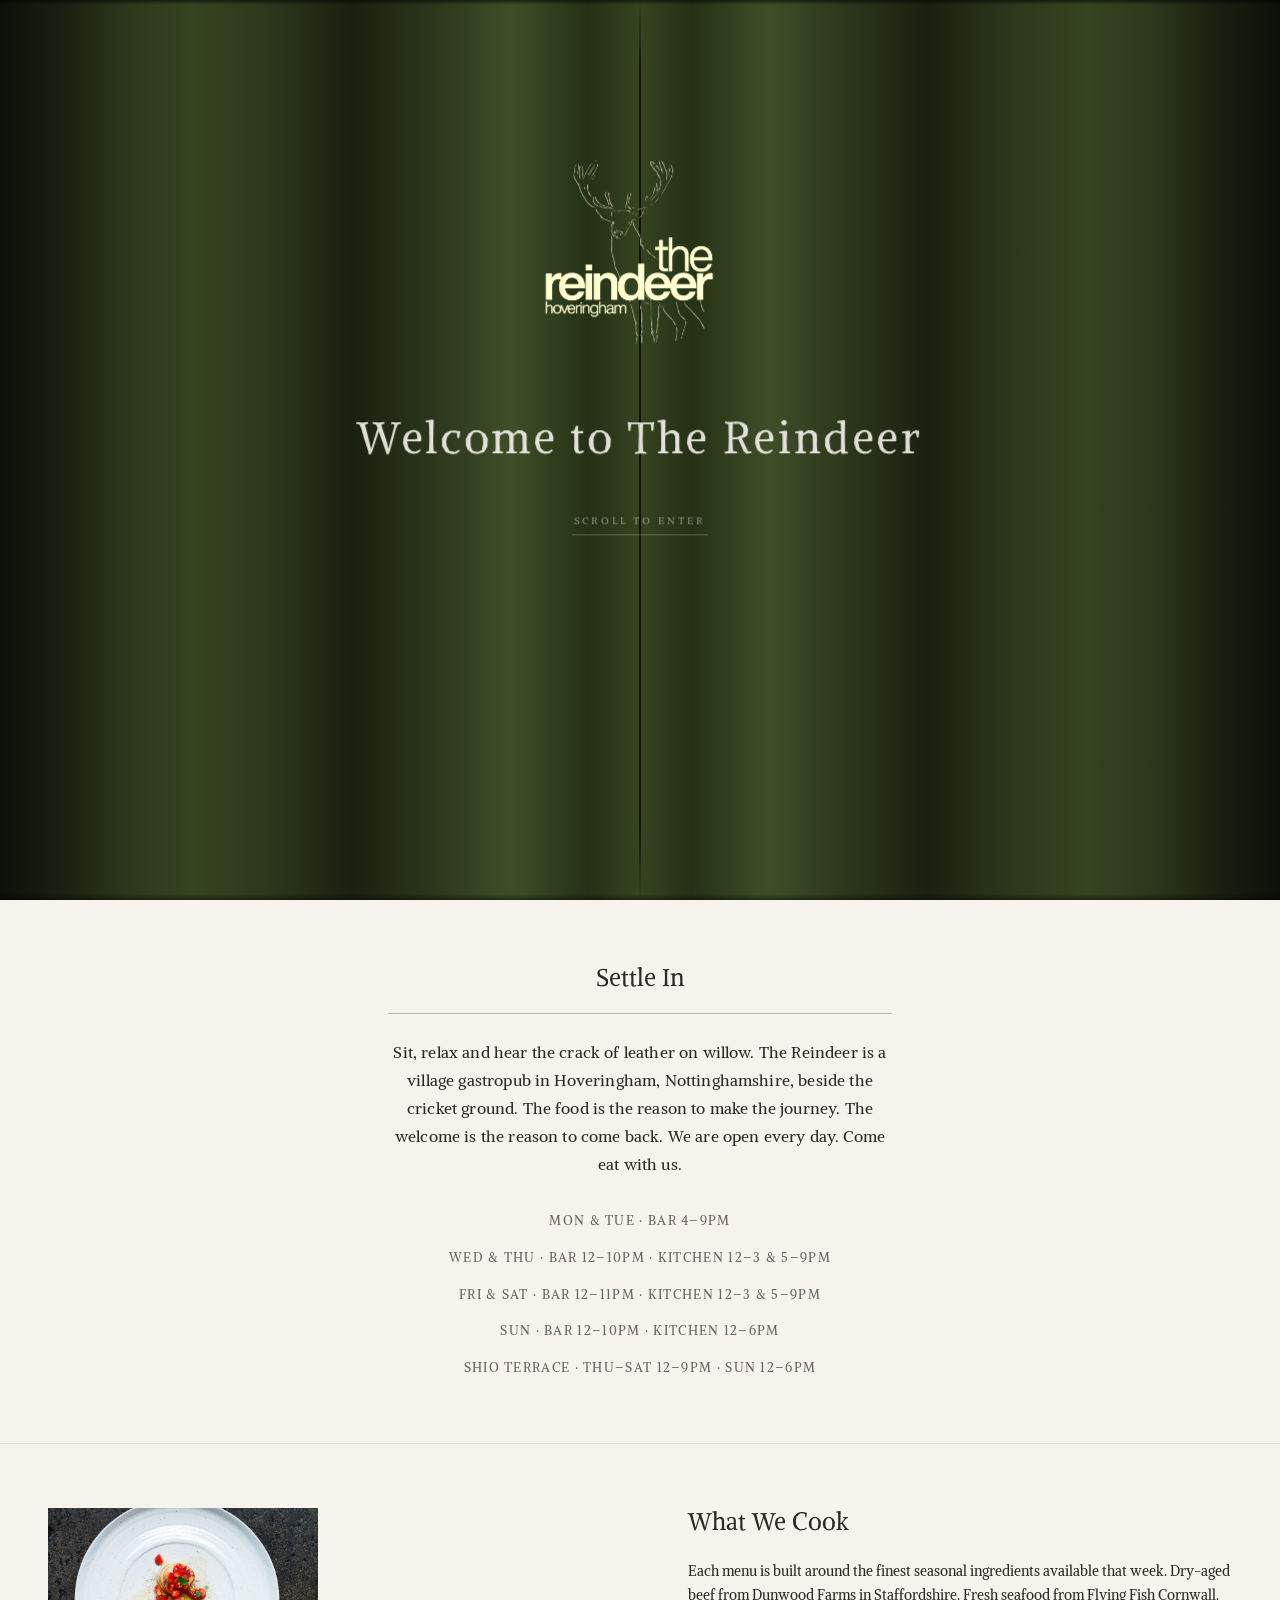
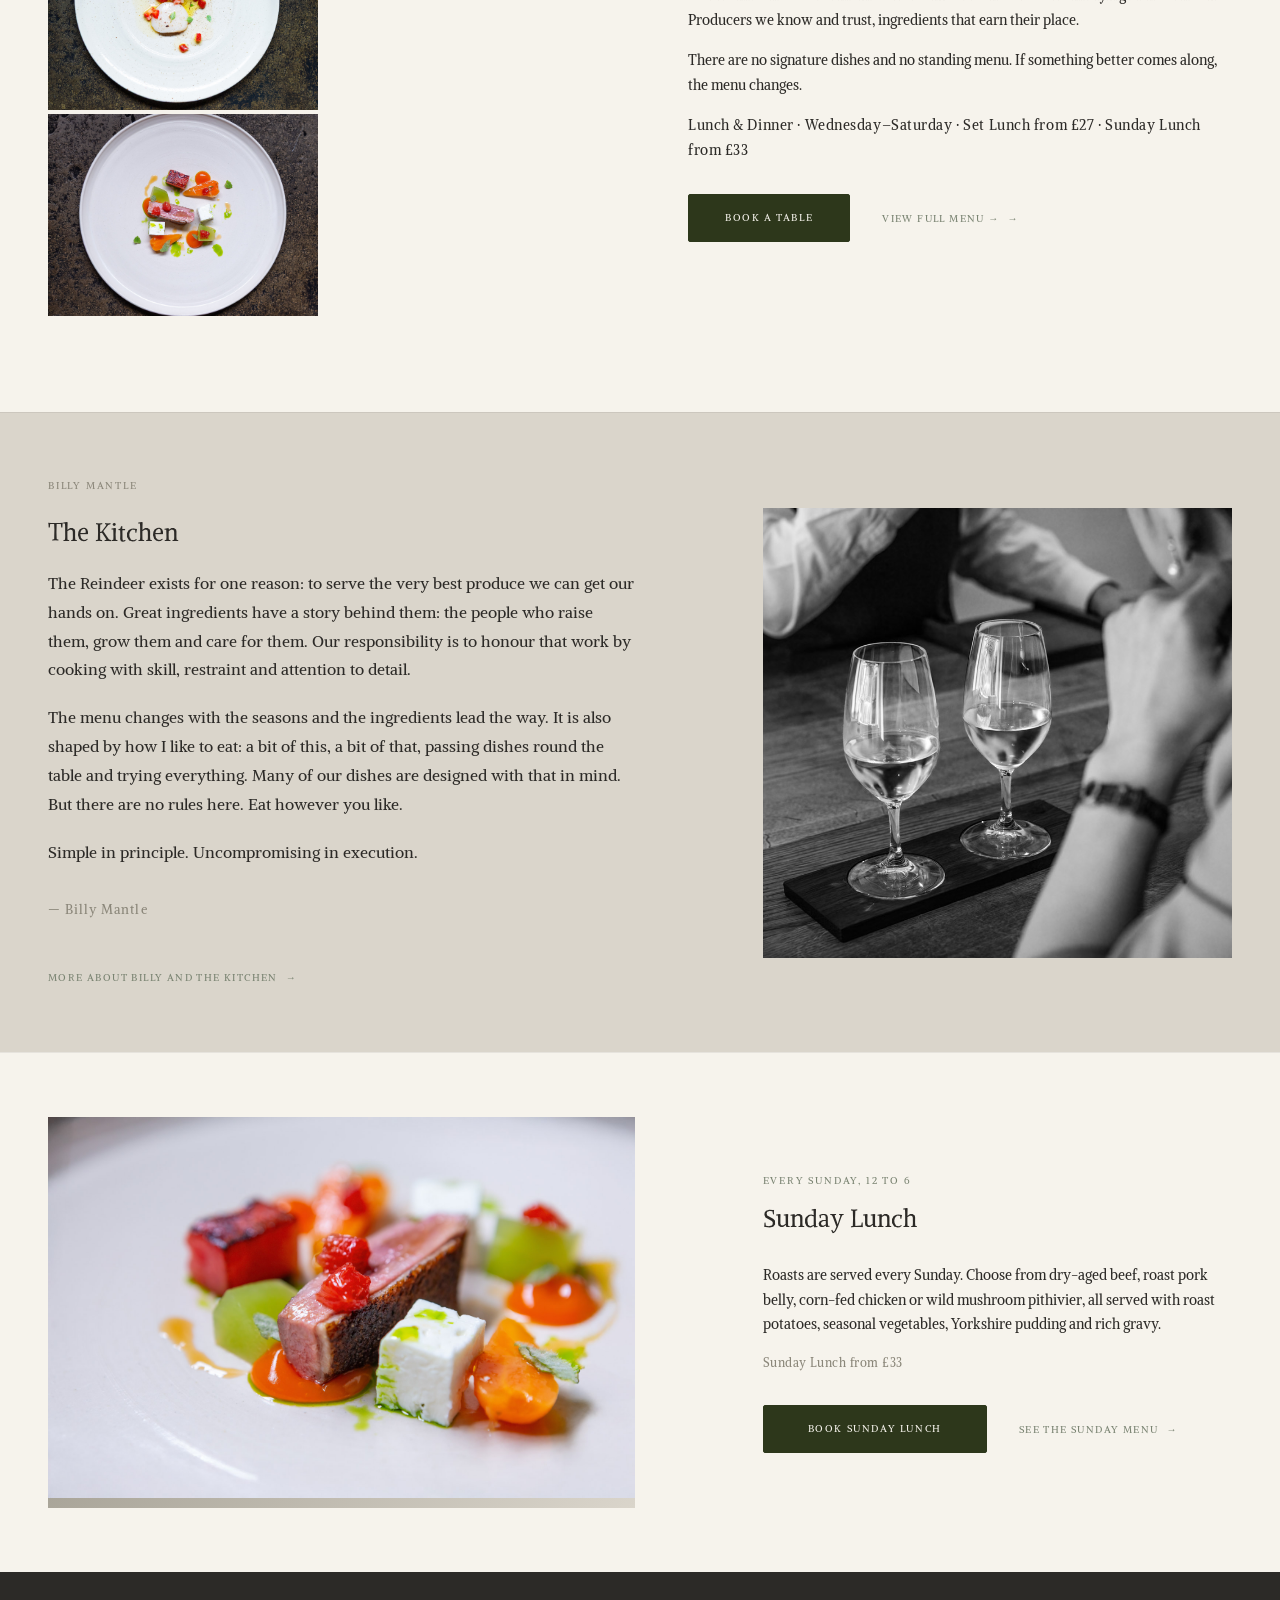
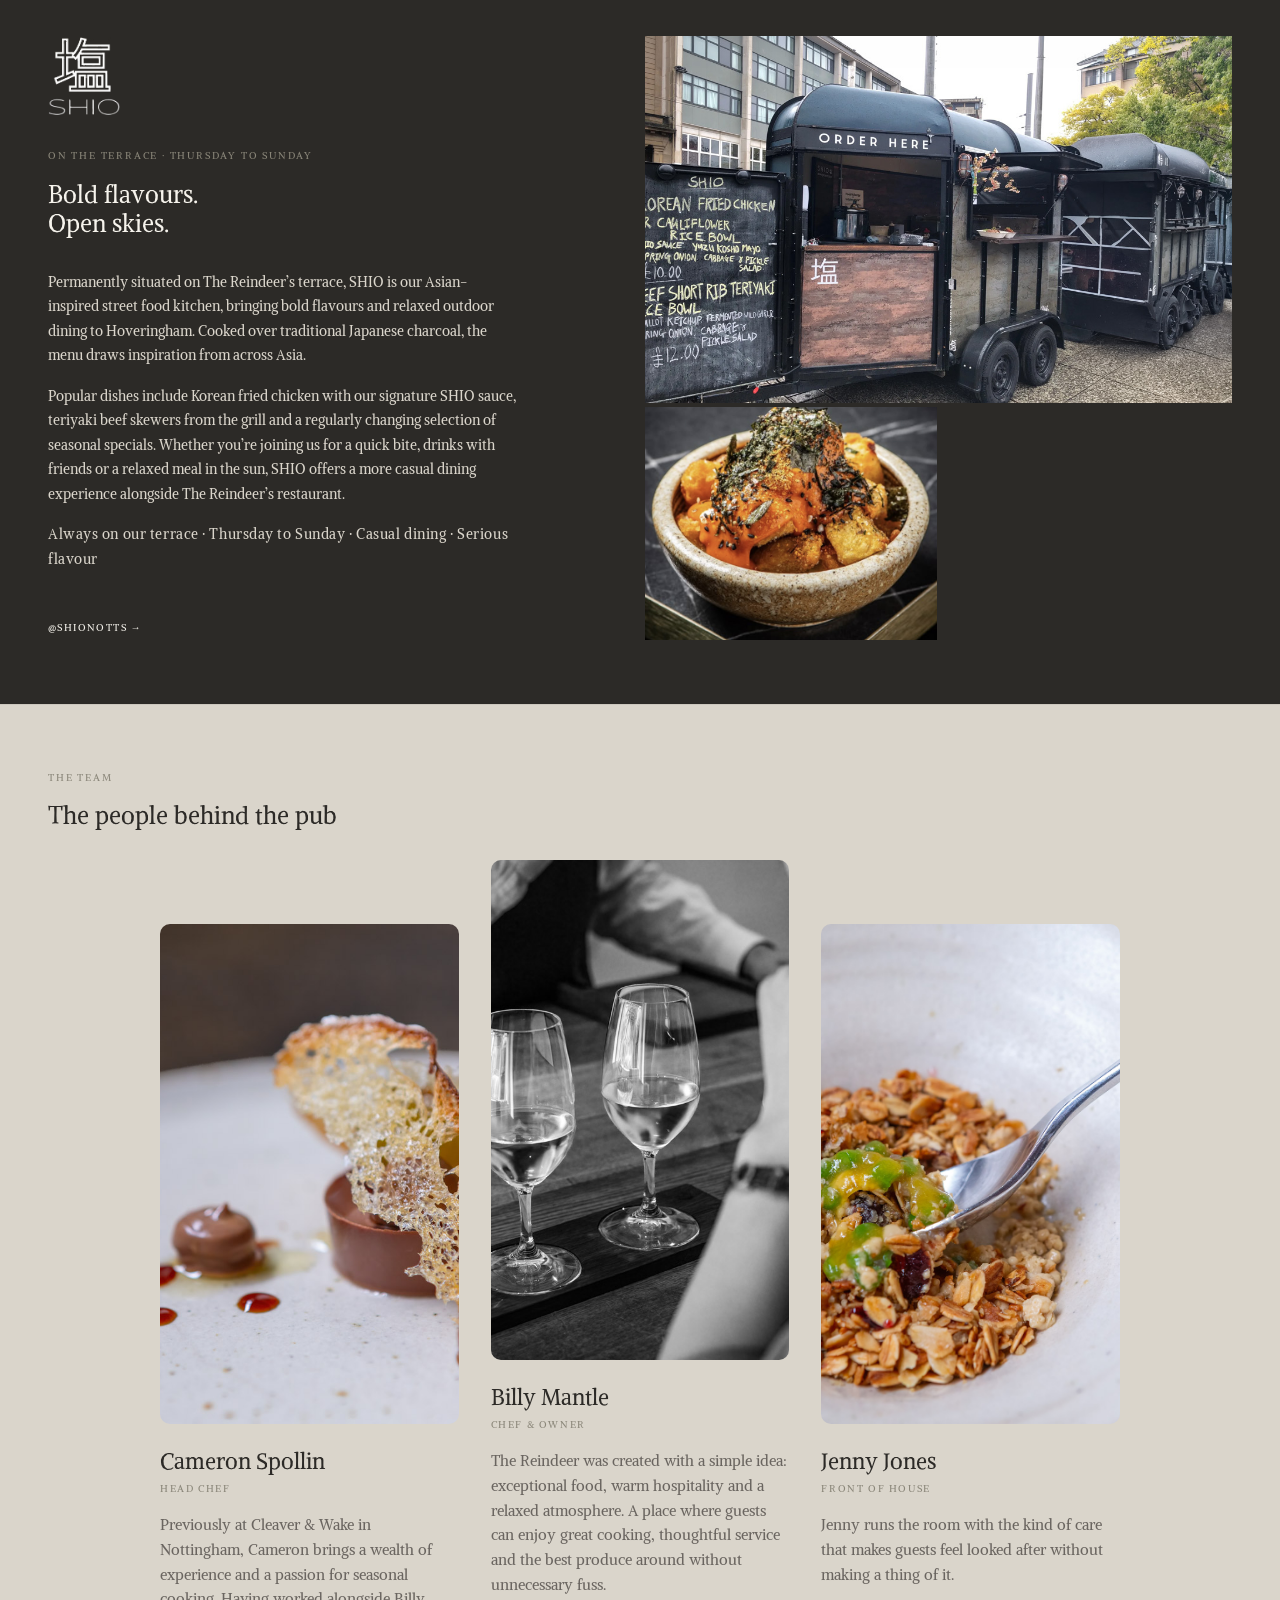
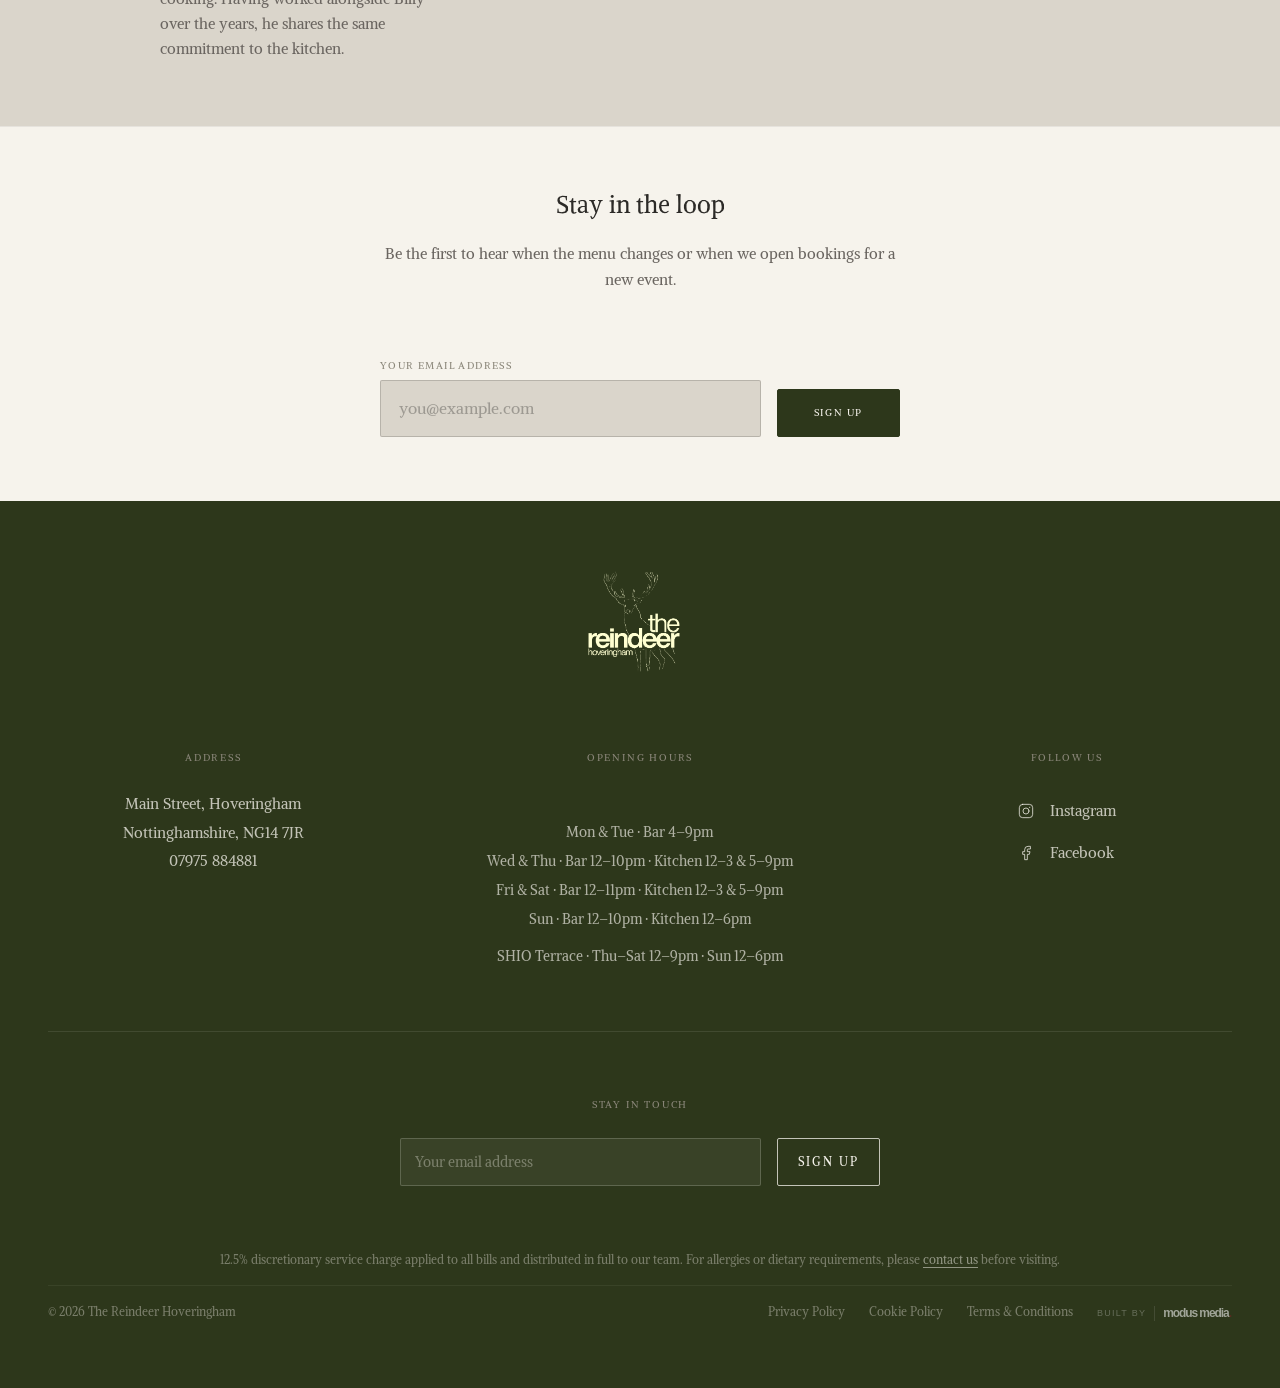
<file: index.html>
<!DOCTYPE html>
<html lang="en">
<head>
  <meta charset="UTF-8">
  <meta name="viewport" content="width=device-width, initial-scale=1.0">
  <meta http-equiv="X-UA-Compatible" content="IE=edge">

  <!-- Primary SEO -->
  <title>Village Gastropub, Nottinghamshire | The Reindeer Hoveringham</title>
  <meta name="description" content="A village gastropub in Hoveringham, Nottinghamshire. Seasonal menus, Sunday lunch and a kitchen that takes produce seriously. Open seven days a week.">
  <link rel="canonical" href="https://reindeerpub.com/">

  <!-- Open Graph -->
  <meta property="og:type"        content="restaurant">
  <meta property="og:title"       content="The Reindeer Hoveringham">
  <meta property="og:description" content="A village gastropub in Hoveringham, Nottinghamshire. Seasonal menus, Sunday lunch and a kitchen that takes produce seriously. Open seven days a week.">
  <meta property="og:url"         content="https://reindeerpub.com/">
  <meta property="og:site_name"   content="The Reindeer Hoveringham">
  <meta property="og:image"       content="https://reindeerpub.com/assets/images/og/homepage.jpg">
  <meta property="og:image:width" content="1200">
  <meta property="og:image:alt"   content="The terrace at The Reindeer Hoveringham overlooking the cricket ground">

  <!-- Twitter Card -->
  <meta name="twitter:card"        content="summary_large_image">
  <meta name="twitter:title"       content="The Reindeer Hoveringham">
  <meta name="twitter:description" content="A village gastropub in Hoveringham, Nottinghamshire. Seasonal menus, Sunday lunch and a kitchen that takes produce seriously. Open seven days a week.">
  <meta name="twitter:image"       content="https://reindeerpub.com/assets/images/og/homepage.jpg">

  <!-- Favicon -->
  <link rel="icon"             href="assets/images/favicon.ico" sizes="any">
  <link rel="icon"             href="assets/images/favicon.svg" type="image/svg+xml">
  <link rel="apple-touch-icon" href="assets/images/apple-touch-icon.png">

  <!-- Self-hosted fonts: eliminates render-blocking Google Fonts request -->
  <link rel="preload" href="assets/fonts/alike-latin.woff2" as="font" type="font/woff2" crossorigin>
  <link rel="preload" href="assets/fonts/alike-angular-latin.woff2" as="font" type="font/woff2" crossorigin>

  <!-- Preload hero -->
  <link rel="preload" as="image" href="assets/images/hero-terrace-1600.jpg" type="image/jpeg" fetchpriority="high">

  <!-- Stylesheet -->
  <link rel="stylesheet" href="css/style.css">

  <!-- JSON-LD Schema -->
  <script type="application/ld+json">
  {
    "@context": "https://schema.org",
    "@graph": [
      {
        "@type": ["Restaurant", "LocalBusiness"],
        "@id": "https://reindeerpub.com/#restaurant",
        "name": "The Reindeer Hoveringham",
        "alternateName": "The Reindeer",
        "url": "https://reindeerpub.com/",
        "telephone": "07975884881",
        "address": {
          "@type": "PostalAddress",
          "streetAddress": "Main Street",
          "addressLocality": "Hoveringham",
          "addressRegion": "Nottinghamshire",
          "postalCode": "NG14 7JR",
          "addressCountry": "GB"
        },
        "description": "A village gastropub in Hoveringham, Nottinghamshire, beside the cricket ground. Head Chef Billy Mantle cooks seasonal menus built around named local producers. Sunday lunch served every week. Open seven days a week.",
        "image": "https://reindeerpub.com/assets/images/og/homepage.jpg",
        "geo": {
          "@type": "GeoCoordinates",
          "latitude": 53.01411,
          "longitude": -0.96111
        },
        "openingHoursSpecification": [
          {
            "@type": "OpeningHoursSpecification",
            "dayOfWeek": ["Monday", "Tuesday"],
            "opens": "16:00",
            "closes": "21:00"
          },
          {
            "@type": "OpeningHoursSpecification",
            "dayOfWeek": ["Wednesday", "Thursday"],
            "opens": "12:00",
            "closes": "22:00"
          },
          {
            "@type": "OpeningHoursSpecification",
            "dayOfWeek": ["Friday", "Saturday"],
            "opens": "12:00",
            "closes": "23:00"
          },
          {
            "@type": "OpeningHoursSpecification",
            "dayOfWeek": "Sunday",
            "opens": "12:00",
            "closes": "22:00"
          }
        ],
        "servesCuisine": ["British", "Modern British", "Gastropub"],
        "priceRange": "££",
        "menu": "https://reindeerpub.com/menu/",
        "reservations": "https://reindeerpub.com/book/",
        "sameAs": [
          "https://www.facebook.com/reindeerhoveringham",
          "https://www.instagram.com/reindeerhoveringham"
        ]
      },
      {
        "@type": "Organisation",
        "@id": "https://reindeerpub.com/#organisation",
        "name": "The Reindeer Hoveringham",
        "alternateName": "The Reindeer",
        "url": "https://reindeerpub.com/",
        "foundingDate": "2026",
        "logo": {
          "@type": "ImageObject",
          "url": "https://reindeerpub.com/the-reindeer.svg",
          "width": 120,
          "height": 48
        },
        "sameAs": [
          "https://www.facebook.com/reindeerhoveringham",
          "https://www.instagram.com/reindeerhoveringham"
        ]
      },
      {
        "@type": "WebSite",
        "@id": "https://reindeerpub.com/#website",
        "url": "https://reindeerpub.com/",
        "name": "The Reindeer Hoveringham",
        "publisher": { "@id": "https://reindeerpub.com/#organisation" }
      },
      {
        "@type": "BreadcrumbList",
        "itemListElement": [
          {
            "@type": "ListItem",
            "position": 1,
            "name": "Home",
            "item": "https://reindeerpub.com/"
          }
        ]
      }
    ]
  }
  </script>
</head>

<body>

  <!-- Curtain intro ─────────────────────────────────────── -->
  <div id="curtain-intro" class="ci" role="dialog" aria-modal="true" aria-label="Welcome to The Reindeer Hoveringham">
    <div class="ci__l"></div>
    <div class="ci__r"></div>
    <div class="ci__centre">
      <img class="ci__logo" src="reindeer-full.png" alt="The Reindeer Hoveringham" width="200" height="200">
      <p class="ci__eyeline">Welcome to The Reindeer</p>
      <button class="ci__enter" id="ci-enter" aria-label="Enter site">Scroll to enter</button>
    </div>
  </div>

  <a href="#main-content" class="skip-link">Skip to main content</a>


  <!-- ============================================================
       NAVIGATION
  ============================================================ -->

  <header class="site-nav" role="banner">
    <div class="nav__inner">

      <a href="/" class="nav__logo" aria-label="The Reindeer Hoveringham — go to homepage">
        <img
          src="the-reindeer.svg"
          alt="The Reindeer Hoveringham"
          class="nav__logo-img"
          width="120"
          height="48"
        >
      </a>

      <nav aria-label="Primary navigation">
        <ul class="nav__links" role="list">

          <li class="nav__item nav__item--has-dropdown">
            <button class="nav__dropdown-toggle" aria-expanded="false" aria-haspopup="true">
              Food &amp; Drink
              <svg class="nav__chevron" width="10" height="6" viewBox="0 0 10 6" fill="none" aria-hidden="true">
                <path d="M1 1l4 4 4-4" stroke="currentColor" stroke-width="1.5" stroke-linecap="round" stroke-linejoin="round"/>
              </svg>
            </button>
            <ul class="nav__dropdown" role="list">
              <li><a href="/menu/">Menu</a></li>
              <li><a href="/sunday-lunch/">Sunday Lunch</a></li>
              <li><a href="/drinks/">Drinks</a></li>
            </ul>
          </li>

          <li class="nav__item nav__item--has-dropdown">
            <button class="nav__dropdown-toggle" aria-expanded="false" aria-haspopup="true">
              The Pub
              <svg class="nav__chevron" width="10" height="6" viewBox="0 0 10 6" fill="none" aria-hidden="true">
                <path d="M1 1l4 4 4-4" stroke="currentColor" stroke-width="1.5" stroke-linecap="round" stroke-linejoin="round"/>
              </svg>
            </button>
            <ul class="nav__dropdown" role="list">
              <li><a href="/about/">About</a></li>
              <li><a href="/events/">Events</a></li>
              <li><a href="/private-hire/">Private Hire</a></li>
              <li><a href="/gift-vouchers/">Gift Vouchers</a></li>
            </ul>
          </li>

          <li class="nav__item nav__item--has-dropdown">
            <button class="nav__dropdown-toggle" aria-expanded="false" aria-haspopup="true">
              Plan Your Visit
              <svg class="nav__chevron" width="10" height="6" viewBox="0 0 10 6" fill="none" aria-hidden="true">
                <path d="M1 1l4 4 4-4" stroke="currentColor" stroke-width="1.5" stroke-linecap="round" stroke-linejoin="round"/>
              </svg>
            </button>
            <ul class="nav__dropdown" role="list">
              <li><a href="/find-us/">Find Us</a></li>
              <li><a href="/book/">Book a Table</a></li>
              <li><a href="/contact/">Contact</a></li>
            </ul>
          </li>

        </ul>
      </nav>

      <a href="/book/" class="btn btn--ghost nav__cta">Book a Table</a>

      <button
        class="nav__toggle"
        id="nav-toggle"
        aria-controls="nav-drawer"
        aria-expanded="false"
        aria-label="Open navigation menu"
      >
        <span class="bar" aria-hidden="true"></span>
        <span class="bar" aria-hidden="true"></span>
        <span class="bar" aria-hidden="true"></span>
      </button>

    </div>

    <nav class="nav__drawer" id="nav-drawer" aria-label="Mobile navigation" aria-hidden="true">

      <div class="nav__drawer-group">
        <span class="nav__drawer-label">Food &amp; Drink</span>
        <ul class="nav__drawer-links" role="list">
          <li><a href="/menu/">Menu</a></li>
          <li><a href="/sunday-lunch/">Sunday Lunch</a></li>
          <li><a href="/drinks/">Drinks</a></li>
        </ul>
      </div>

      <div class="nav__drawer-group">
        <span class="nav__drawer-label">The Pub</span>
        <ul class="nav__drawer-links" role="list">
          <li><a href="/about/">About</a></li>
          <li><a href="/events/">Events</a></li>
          <li><a href="/private-hire/">Private Hire</a></li>
          <li><a href="/gift-vouchers/">Gift Vouchers</a></li>
        </ul>
      </div>

      <div class="nav__drawer-group">
        <span class="nav__drawer-label">Plan Your Visit</span>
        <ul class="nav__drawer-links" role="list">
          <li><a href="/find-us/">Find Us</a></li>
          <li><a href="/book/">Book a Table</a></li>
          <li><a href="/contact/">Contact</a></li>
        </ul>
      </div>

      <a href="/book/" class="btn btn--ghost">Book a Table</a>
    </nav>

  </header>


  <!-- ============================================================
       MAIN CONTENT
  ============================================================ -->

  <main id="main-content">


    <!-- ----------------------------------------------------------
         1. HERO
    ---------------------------------------------------------- -->

    <section class="hero" aria-label="The Reindeer Hoveringham">

      <div class="hero__media" aria-hidden="true">
        <picture>
          <img
            src="assets/images/hero-terrace-1600.jpg"
            alt=""
            class="hero__img"
            fetchpriority="high"
            decoding="auto"
            width="1600"
            height="900"
            aria-hidden="true"
          >
        </picture>
        <div class="hero__overlay"></div>
      </div>

      <div class="hero__content container">
        <span class="hero__eyebrow">Village gastropub &middot; Hoveringham, Nottinghamshire</span>
        <h1 class="hero__title">Bar Now Open</h1>
        <p class="hero__announce">Kitchen opening 10th July 2026 &middot; Bookings now live</p>
        <div class="hero__actions">
          <a href="/book/" class="btn btn--ghost">Reserve a Table</a>
          <a href="#menu" class="text-link text-link--light">See what we cook</a>
        </div>
      </div>

      <a href="#philosophy" class="hero__scroll-hint" aria-label="Scroll down">
        <svg width="18" height="18" viewBox="0 0 20 20" fill="none" aria-hidden="true">
          <path d="M10 4v12M4 10l6 6 6-6" stroke="currentColor" stroke-width="1.5" stroke-linecap="round" stroke-linejoin="round"/>
        </svg>
      </a>

    </section>


    <!-- ----------------------------------------------------------
         2. PHILOSOPHY
    ---------------------------------------------------------- -->

    <section class="philosophy" id="philosophy" aria-label="About The Reindeer">
      <div class="container">
        <div class="philosophy__inner">
          <h2 class="philosophy__title reveal">Settle In</h2>
          <p class="philosophy__text reveal">
            Sit, relax and hear the crack of leather on willow. The Reindeer is a village
            gastropub in Hoveringham, Nottinghamshire, beside the cricket ground. The food is the reason to make the journey.
            The welcome is the reason to come back. We are open every day. Come eat with us.
          </p>
          <div class="philosophy__hours reveal">
            <p>Mon &amp; Tue &middot; Bar 4&ndash;9pm</p>
            <p>Wed &amp; Thu &middot; Bar 12&ndash;10pm &middot; Kitchen 12&ndash;3 &amp; 5&ndash;9pm</p>
            <p>Fri &amp; Sat &middot; Bar 12&ndash;11pm &middot; Kitchen 12&ndash;3 &amp; 5&ndash;9pm</p>
            <p>Sun &middot; Bar 12&ndash;10pm &middot; Kitchen 12&ndash;6pm</p>
            <p>SHIO Terrace &middot; Thu&ndash;Sat 12&ndash;9pm &middot; Sun 12&ndash;6pm</p>
          </div>
        </div>
      </div>
    </section>


    <!-- ----------------------------------------------------------
         3. MENU — Harwood editorial layout
    ---------------------------------------------------------- -->

    <section class="menu-section" id="menu" aria-labelledby="menu-heading">
      <div class="container">
        <div class="menu-editorial">

          <!-- Photography grid: hidden on mobile -->
          <!-- 2-up top row + 1 wide bottom — Harwood layout -->
          <div class="menu-photos" aria-hidden="true">
            <div class="menu-photos__grid">
              <div class="menu-photos__top">
                <div class="menu-photo reveal">
                  <img
                    src="assets/images/sb-05.jpg"
                    alt=""
                    loading="lazy"
                    decoding="async"
                  >
                </div>
                <div class="menu-photo reveal">
                  <img
                    src="assets/images/sb-07.jpg"
                    alt=""
                    loading="lazy"
                    decoding="async"
                  >
                </div>
              </div>
              <div class="menu-photos__bottom">
                <div class="menu-photo reveal">
                  <img
                    src="assets/images/dish-feature.jpg"
                    alt=""
                    loading="lazy"
                    decoding="async"
                  >
                </div>
              </div>
            </div>
          </div>

          <!-- Menu info -->
          <div class="menu-info">

            <h2 id="menu-heading" class="reveal">What We Cook</h2>

            <div class="menu-editorial-text reveal">
              <p>Each menu is built around the finest seasonal ingredients available that week. Dry-aged beef from Dunwood Farms in Staffordshire. Fresh seafood from Flying Fish Cornwall. Producers we know and trust, ingredients that earn their place.</p>
              <p>There are no signature dishes and no standing menu. If something better comes along, the menu changes.</p>
              <p class="menu-service-line">Lunch &amp; Dinner &middot; Wednesday&ndash;Saturday &middot; Set Lunch from &pound;27 &middot; Sunday Lunch from &pound;33</p>
            </div>

            <div class="menu-actions reveal">
              <a href="/book/" class="btn btn--primary">Book a Table</a>
              <a href="/menu/" class="text-link text-link--moss">View full menu &rarr;</a>
            </div>

          </div>

        </div>
      </div>
    </section>


    <!-- ----------------------------------------------------------
         4. ABOUT BILLY
    ---------------------------------------------------------- -->

    <section class="about" aria-labelledby="about-heading">
      <div class="container">
        <div class="about__layout">

          <!-- PHOTOGRAPHY: Billy working in kitchen, candid, not posed -->
          <picture>
            <img
              src="assets/images/billy-kitchen.jpg"
              alt="Billy Mantle, Head Chef at The Reindeer Hoveringham"
              class="about__img reveal"
              loading="lazy"
              decoding="async"
              width="600"
              height="450"
            >
          </picture>

          <div class="about__copy">
            <span class="eyebrow reveal">Billy Mantle</span>
            <h2 id="about-heading" class="reveal">The Kitchen</h2>

            <div class="about__quote reveal">
              <p>The Reindeer exists for one reason: to serve the very best produce we can get our hands on. Great ingredients have a story behind them: the people who raise them, grow them and care for them. Our responsibility is to honour that work by cooking with skill, restraint and attention to detail.</p>
              <p>The menu changes with the seasons and the ingredients lead the way. It is also shaped by how I like to eat: a bit of this, a bit of that, passing dishes round the table and trying everything. Many of our dishes are designed with that in mind. But there are no rules here. Eat however you like.</p>
              <p>Simple in principle. Uncompromising in execution.</p>
              <cite class="about__attribution">&mdash;&thinsp;Billy Mantle</cite>
            </div>

            <a href="/about/" class="text-link text-link--moss reveal">More about Billy and the kitchen</a>
          </div>

        </div>
      </div>
    </section>


    <!-- ----------------------------------------------------------
         5. SUNDAY LUNCH
    ---------------------------------------------------------- -->

    <section class="sunday" aria-labelledby="sunday-heading">
      <div class="container">
        <div class="sunday__layout">

          <!-- PHOTOGRAPHY: Dunwood Farms sirloin or roast pork belly, plated -->
          <div class="sunday__img-wrap reveal">
            <picture>
              <img
                src="assets/images/sunday-roast.jpg"
                alt="Sunday roast at The Reindeer Hoveringham — Dunwood Farms sirloin with roast potatoes, Yorkshire pudding and seasonal vegetables"
                loading="lazy"
                decoding="async"
                width="720"
                height="480"
              >
            </picture>
          </div>

          <div class="sunday__copy reveal">
            <span class="eyebrow">Every Sunday, 12 to 6</span>
            <h2 id="sunday-heading">Sunday Lunch</h2>

            <p class="sunday__intro">Roasts are served every Sunday. Choose from dry-aged beef, roast pork belly, corn-fed chicken or wild mushroom pithivier, all served with roast potatoes, seasonal vegetables, Yorkshire pudding and rich gravy.</p>
            <p class="sunday__service-line">Sunday Lunch from &pound;33</p>

            <div class="sunday__actions">
              <a href="/book/" class="btn btn--primary">Book Sunday Lunch</a>
              <a href="/sunday-lunch/" class="text-link text-link--moss">See the Sunday menu</a>
            </div>
          </div>

        </div>
      </div>
    </section>


    <!-- ----------------------------------------------------------
         6. SHIO — Asian street food on the terrace
    ---------------------------------------------------------- -->

    <section class="shio" id="shio" aria-labelledby="shio-heading">
      <div class="container">
        <div class="shio__layout">

          <!-- Copy column -->
          <div class="shio__copy reveal">
            <img src="assets/images/SHIOlogo.png" alt="SHIO" class="shio__logo">
            <span class="eyebrow shio__eyebrow">On The Terrace · Thursday to Sunday</span>
            <h2 id="shio-heading" class="shio__title">Bold flavours.<br>Open skies.</h2>
            <div class="shio__text">
              <p>Permanently situated on The Reindeer&rsquo;s terrace, SHIO is our Asian-inspired street food kitchen, bringing bold flavours and relaxed outdoor dining to Hoveringham. Cooked over traditional Japanese charcoal, the menu draws inspiration from across Asia.</p>
              <p>Popular dishes include Korean fried chicken with our signature SHIO sauce, teriyaki beef skewers from the grill and a regularly changing selection of seasonal specials. Whether you&rsquo;re joining us for a quick bite, drinks with friends or a relaxed meal in the sun, SHIO offers a more casual dining experience alongside The Reindeer&rsquo;s restaurant.</p>
              <p class="shio__service-line">Always on our terrace &middot; Thursday to Sunday &middot; Casual dining &middot; Serious flavour</p>
            </div>
            <a href="https://www.instagram.com/shionotts" class="shio__instagram" target="_blank" rel="noopener noreferrer">@shionotts &rarr;</a>
          </div>

          <!-- Image grid: large van top, two food shots below -->
          <div class="shio__photos">
            <div class="shio-photos__grid">
              <div class="shio-photo shio-photo--top reveal">
                <img
                  src="assets/images/SHIO-Van.jpg"
                  alt="The SHIO street food kitchen on The Reindeer terrace, Hoveringham"
                  loading="lazy"
                  decoding="async"
                >
              </div>
              <div class="shio-photo shio-photo--bottom reveal">
                <img
                  src="assets/images/SHIO-food1.jpg"
                  alt="SHIO Asian street food"
                  loading="lazy"
                  decoding="async"
                >
              </div>
              <div class="shio-photo shio-photo--bottom reveal">
                <img
                  src="assets/images/SHIO-food2.jpg"
                  alt="SHIO Asian street food"
                  loading="lazy"
                  decoding="async"
                >
              </div>
            </div>
          </div>

        </div>
      </div>
    </section>


    <!-- ----------------------------------------------------------
         7. THE PEOPLE
    ---------------------------------------------------------- -->

    <section class="people" aria-labelledby="people-heading">
      <div class="container">

        <div class="people__header reveal">
          <span class="eyebrow">The team</span>
          <h2 id="people-heading">The people behind the pub</h2>
        </div>

        <div class="people__grid">

          <!-- Head chef — left -->
          <article class="person reveal">
            <div class="person__img-wrap">
              <!-- PHOTOGRAPHY: Cameron Spollin in kitchen, working shot -->
              <img
                src="assets/images/sb-09.jpg"
                alt="Cameron Spollin, Head Chef at The Reindeer Hoveringham"
                loading="lazy"
                decoding="async"
                width="400"
                height="500"
              >
            </div>
            <div class="person__info">
              <h3 class="person__name">Cameron Spollin</h3>
              <span class="person__role">Head Chef</span>
              <p class="person__bio">Previously at Cleaver &amp; Wake in Nottingham, Cameron brings a wealth of experience and a passion for seasonal cooking. Having worked alongside Billy over the years, he shares the same commitment to the kitchen.</p>
            </div>
          </article>

          <!-- Billy — centre, featured -->
          <article class="person person--featured reveal">
            <div class="person__img-wrap">
              <!-- PHOTOGRAPHY: Billy, candid portrait -->
              <img
                src="assets/images/billy-kitchen.jpg"
                alt="Billy Mantle, Chef-Owner of The Reindeer Hoveringham"
                loading="lazy"
                decoding="async"
                width="400"
                height="500"
              >
            </div>
            <div class="person__info">
              <h3 class="person__name">Billy Mantle</h3>
              <span class="person__role">Chef &amp; Owner</span>
              <p class="person__bio">The Reindeer was created with a simple idea: exceptional food, warm hospitality and a relaxed atmosphere. A place where guests can enjoy great cooking, thoughtful service and the best produce around without unnecessary fuss.</p>
            </div>
          </article>

          <!-- FOH — right -->
          <article class="person reveal">
            <div class="person__img-wrap">
              <!-- PHOTOGRAPHY: Jenny Jones, front of house -->
              <img
                src="assets/images/sb-13.jpg"
                alt="Jenny Jones, Front of House at The Reindeer Hoveringham"
                loading="lazy"
                decoding="async"
                width="400"
                height="500"
              >
            </div>
            <div class="person__info">
              <h3 class="person__name">Jenny Jones</h3>
              <span class="person__role">Front of House</span>
              <p class="person__bio">Jenny runs the room with the kind of care that makes guests feel looked after without making a thing of it.</p>
            </div>
          </article>

        </div>

      </div>
    </section>


    <!-- ----------------------------------------------------------
         7. EMAIL CAPTURE
    ---------------------------------------------------------- -->

    <section class="newsletter" aria-labelledby="newsletter-heading">
      <div class="container">
        <div class="newsletter__inner">

          <h2 id="newsletter-heading" class="reveal">Stay in the loop</h2>
          <p class="newsletter__sub reveal">
            Be the first to hear when the menu changes or when we open
            bookings for a new event.
          </p>

          <form
            id="newsletter-form"
            class="newsletter__form reveal"
            name="newsletter"
            method="POST"
            data-netlify="true"
            netlify-honeypot="bot-field"
            novalidate
          >
            <input type="hidden" name="form-name" value="newsletter">
            <p hidden aria-hidden="true">
              <label>Do not fill this out: <input name="bot-field" tabindex="-1"></label>
            </p>
            <div class="newsletter__form-row">
              <div class="form-field">
                <label for="newsletter-email">Your email address</label>
                <input
                  type="email"
                  id="newsletter-email"
                  name="email"
                  placeholder="you@example.com"
                  autocomplete="email"
                  required
                  aria-required="true"
                >
              </div>
              <button type="submit" class="btn btn--primary">Sign up</button>
            </div>
          </form>

          <div
            id="newsletter-success"
            class="newsletter__success"
            role="status"
            aria-live="polite"
            tabindex="-1"
          >
            You&rsquo;re in. We&rsquo;ll be in touch when something worth knowing about happens.
          </div>

        </div>
      </div>
    </section>


  </main>


  <!-- ============================================================
       FOOTER
  ============================================================ -->

  <footer class="site-footer" role="contentinfo">
    <div class="container">

      <!-- Deer badge: centred above columns -->
      <div class="footer__badge">
        <img
          src="reindeer-full.png"
          alt="The Reindeer Hoveringham"
          class="footer__logo"
          width="120"
          height="120"
        >
      </div>

      <div class="footer__grid">

        <!-- Column 1: Address -->
        <div class="footer__col footer__col--brand">
          <span class="footer__heading">Address</span>
          <address class="footer__address">
            Main Street, Hoveringham<br>
            Nottinghamshire, NG14 7JR<br>
            <a href="tel:07975884881">07975 884881</a>
          </address>
        </div>

        <!-- Column 2: Opening Hours -->
        <div class="footer__col footer__col--hours">
          <span class="footer__heading">Opening Hours</span>
          <ul class="footer__hours" aria-label="Opening hours">
            <li>Mon &amp; Tue &middot; Bar 4&ndash;9pm</li>
            <li>Wed &amp; Thu &middot; Bar 12&ndash;10pm &middot; Kitchen 12&ndash;3 &amp; 5&ndash;9pm</li>
            <li>Fri &amp; Sat &middot; Bar 12&ndash;11pm &middot; Kitchen 12&ndash;3 &amp; 5&ndash;9pm</li>
            <li>Sun &middot; Bar 12&ndash;10pm &middot; Kitchen 12&ndash;6pm</li>
            <li class="footer__hours-note">SHIO Terrace &middot; Thu&ndash;Sat 12&ndash;9pm &middot; Sun 12&ndash;6pm</li>
          </ul>
        </div>

        <!-- Column 3: Social -->
        <div class="footer__col footer__col--social">
          <span class="footer__heading">Follow Us</span>
          <div class="footer__social">
            <a href="https://www.instagram.com/reindeerhoveringham" target="_blank" rel="noopener noreferrer" aria-label="The Reindeer on Instagram (opens in new tab)">
              <svg width="16" height="16" viewBox="0 0 24 24" fill="none" stroke="currentColor" stroke-width="1.5" stroke-linecap="round" stroke-linejoin="round" aria-hidden="true">
                <rect x="2" y="2" width="20" height="20" rx="5" ry="5"/>
                <circle cx="12" cy="12" r="4.5"/>
                <circle cx="17.5" cy="6.5" r="1" fill="currentColor" stroke="none"/>
              </svg>
              Instagram
            </a>
            <a href="https://www.facebook.com/reindeerhoveringham" target="_blank" rel="noopener noreferrer" aria-label="The Reindeer on Facebook (opens in new tab)">
              <svg width="16" height="16" viewBox="0 0 24 24" fill="none" stroke="currentColor" stroke-width="1.5" stroke-linecap="round" stroke-linejoin="round" aria-hidden="true">
                <path d="M18 2h-3a5 5 0 0 0-5 5v3H7v4h3v8h4v-8h3l1-4h-4V7a1 1 0 0 1 1-1h3z"/>
              </svg>
              Facebook
            </a>
          </div>
        </div>

      </div>

      <!-- Email collector: centred, full width below grid -->
      <div class="footer__email-wrap">
        <span class="footer__heading">Stay in Touch</span>
        <form id="footer-signup-form" name="newsletter-footer" method="POST" data-netlify="true" netlify-honeypot="bot-field-footer" class="footer__signup-form">
          <input type="hidden" name="form-name" value="newsletter-footer">
          <p hidden><input name="bot-field-footer" tabindex="-1" aria-hidden="true"></p>
          <label for="footer-email" class="sr-only">Email address</label>
          <input type="email" id="footer-email" name="email" placeholder="Your email address" autocomplete="email" required>
          <button type="submit" class="btn btn--ghost">Sign up</button>
        </form>
        <div id="footer-signup-success" class="newsletter__success" role="status" aria-live="polite">You are signed up.</div>
      </div>

      <div class="footer__bottom">
        <p class="footer__service-charge footer__service-charge--centred">
          12.5% discretionary service charge applied to all bills and distributed in full to our team.
          For allergies or dietary requirements, please <a href="/contact/">contact us</a> before visiting.
        </p>
        <div class="footer__legal-row">
          <p class="footer__copyright">&copy; <span class="js-year">2026</span> The Reindeer Hoveringham</p>
          <ul class="footer__legal" role="list">
            <li><a href="/privacy-policy/">Privacy Policy</a></li>
            <li><a href="/cookie-policy/">Cookie Policy</a></li>
            <li><a href="/terms/">Terms &amp; Conditions</a></li>
            <li><a href="https://modusmedia.co.uk" class="mm-credit" target="_blank" rel="noopener noreferrer" title="Website by Modus Media, Nottingham" style="display:inline-flex;align-items:center;text-decoration:none;font-family:-apple-system,BlinkMacSystemFont,'Segoe UI',Helvetica,Arial,sans-serif;opacity:0.55;transition:opacity 0.3s;" onmouseenter="this.style.opacity=1" onmouseleave="this.style.opacity=0.55"><span style="font-size:9px;letter-spacing:0.14em;text-transform:uppercase;font-weight:400;color:rgba(255,255,255,0.5);padding-right:8px;margin-right:8px;border-right:1px solid rgba(255,255,255,0.2);">Built by</span><span style="font-size:12px;font-weight:700;letter-spacing:-0.09em;color:#ffffff;">modus media<span style="color:#782525;letter-spacing:0;">.</span></span></a></li>
          </ul>
        </div>
      </div>

    </div>
  </footer>


  <style>.sr-only{position:absolute;width:1px;height:1px;padding:0;margin:-1px;overflow:hidden;clip:rect(0,0,0,0);white-space:nowrap;border-width:0}</style>
  <script src="js/main.js" defer></script>


</body>
</html>
</file>
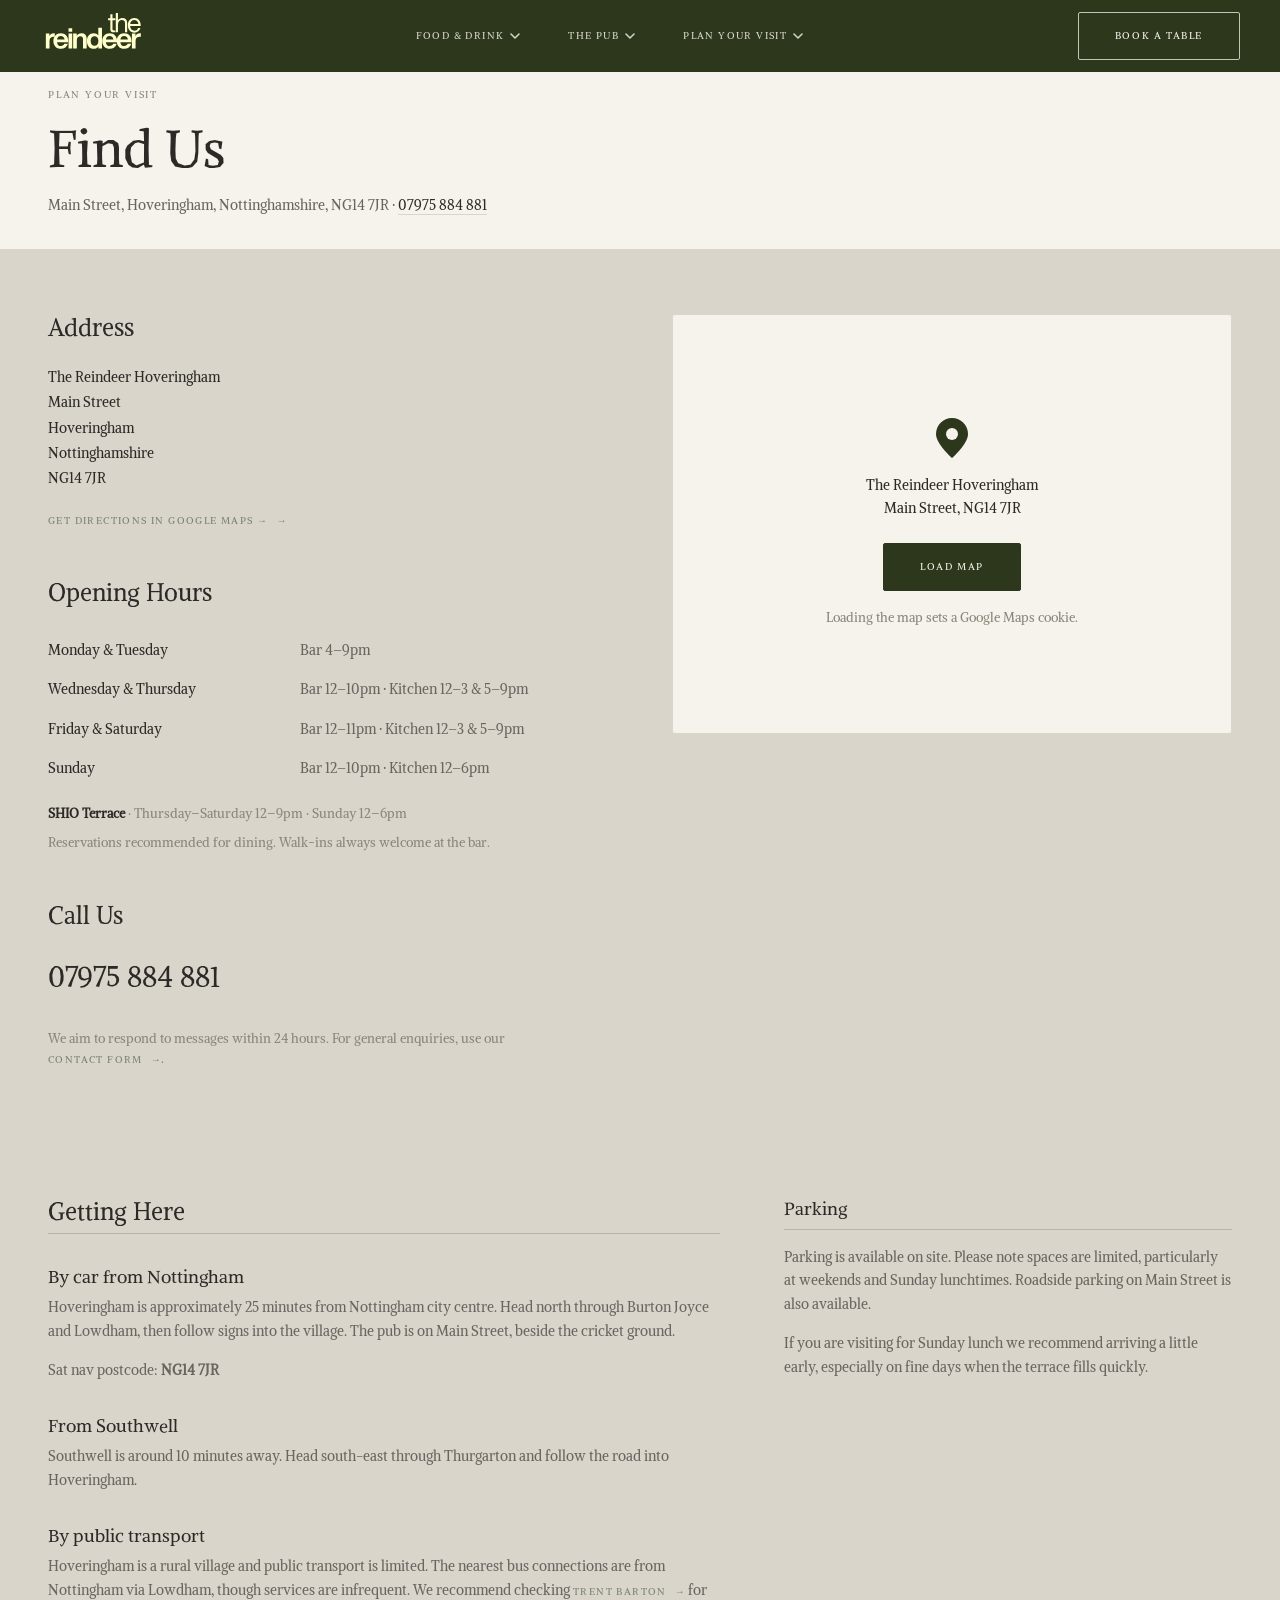
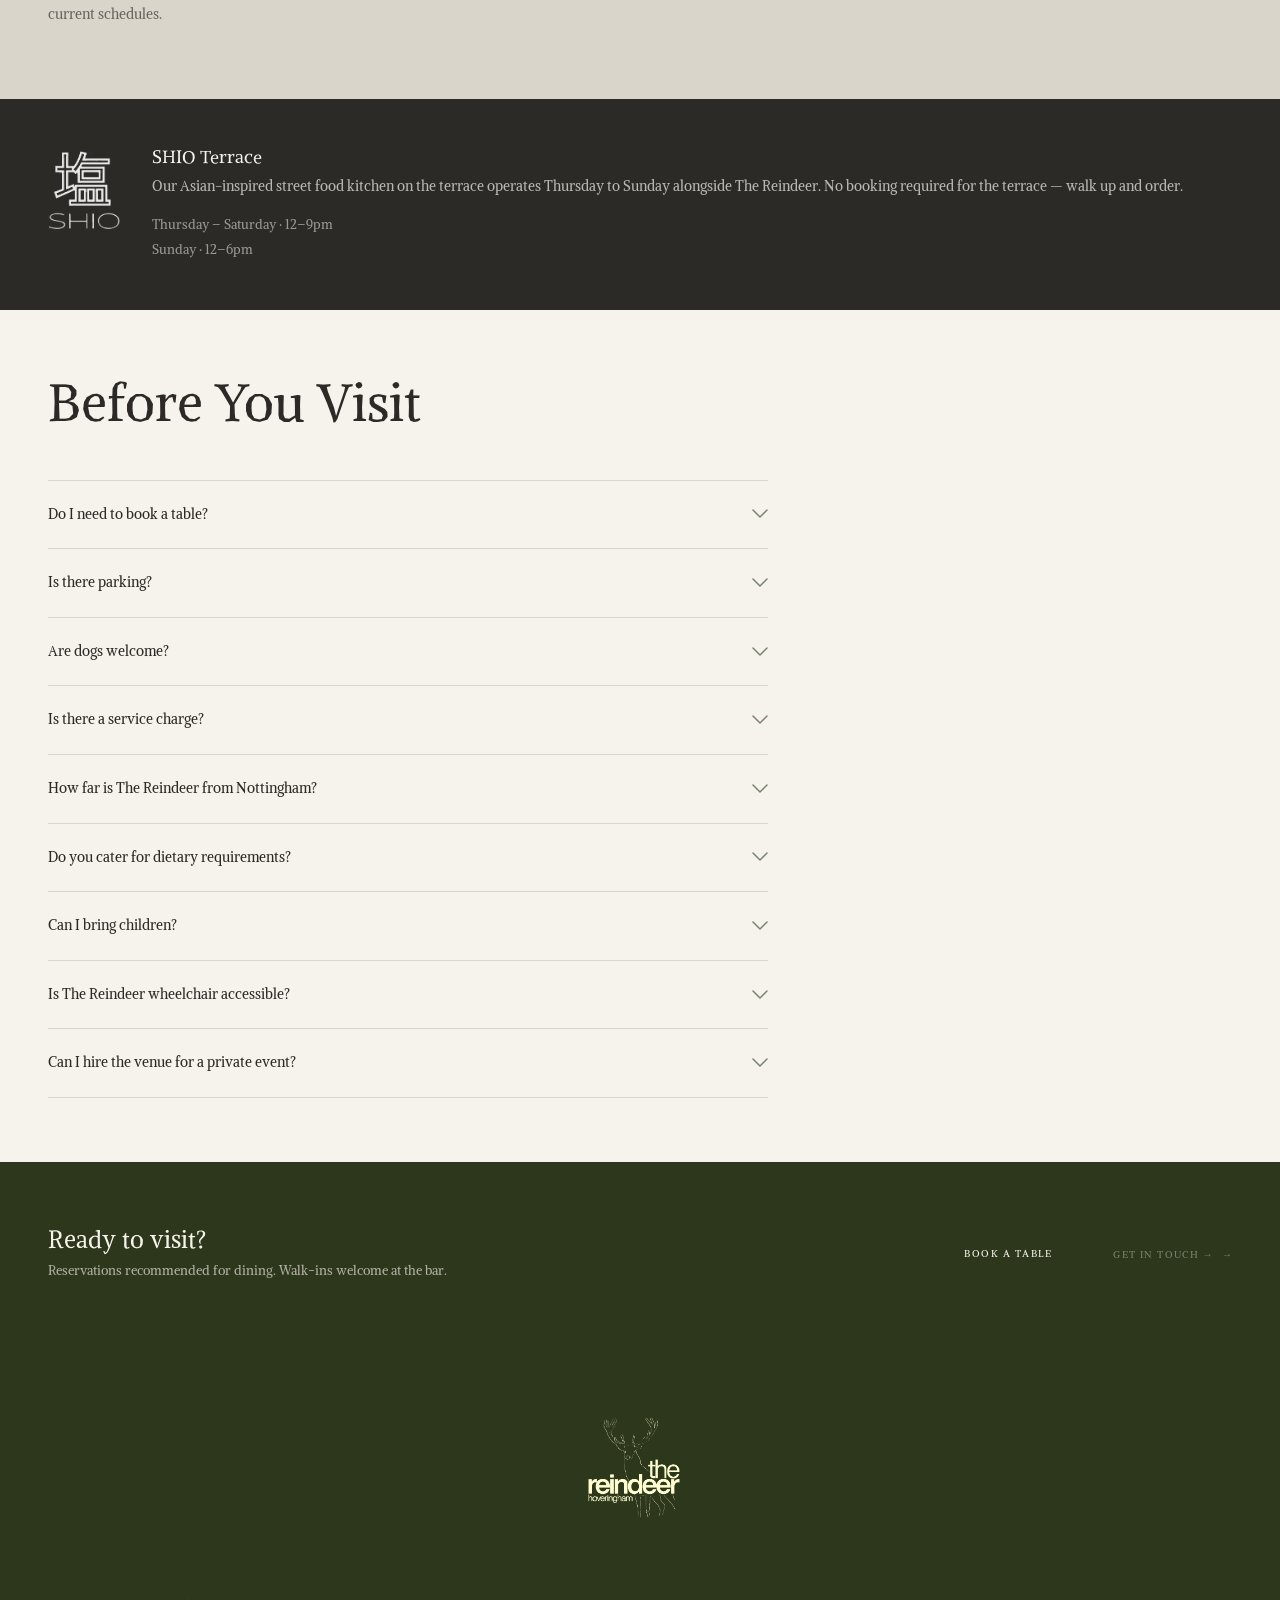
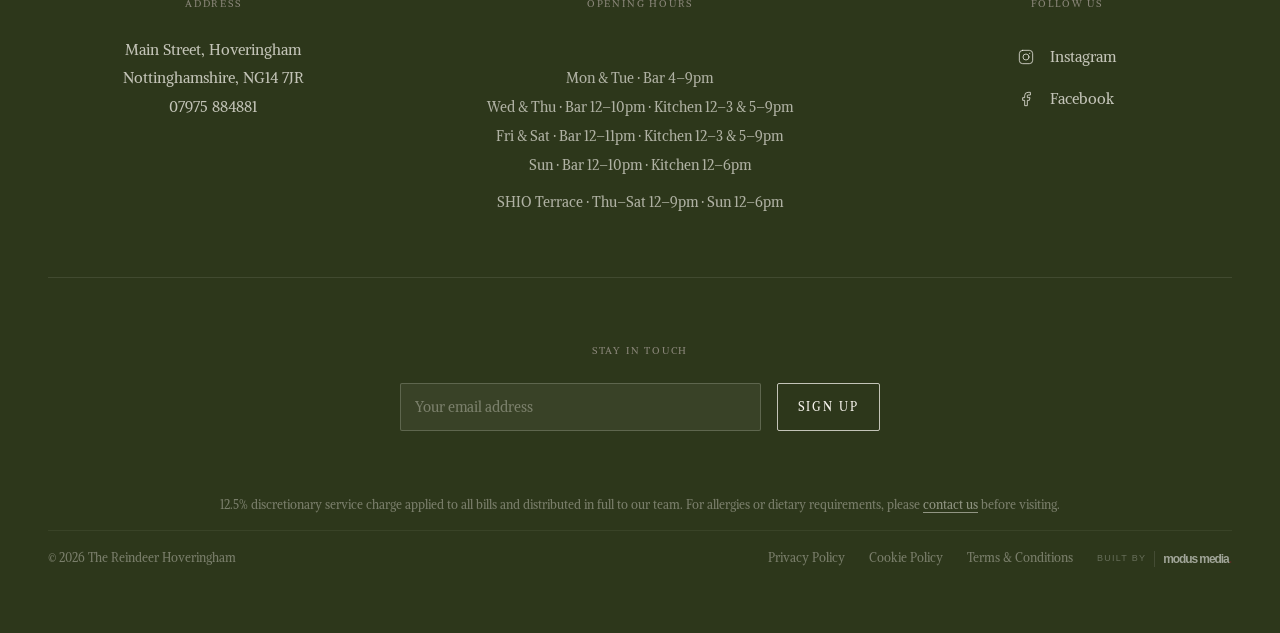
<file: find-us/index.html>
<!DOCTYPE html>
<html lang="en">
<head>
  <meta charset="UTF-8">
  <meta name="viewport" content="width=device-width, initial-scale=1.0">
  <meta http-equiv="X-UA-Compatible" content="IE=edge">

  <!-- Primary SEO -->
  <title>Find Us | The Reindeer, Hoveringham, NG14 7JR</title>
  <meta name="description" content="Find The Reindeer Hoveringham. Address, opening hours, parking, directions from Nottingham and everything you need to know before you visit.">
  <link rel="canonical" href="https://reindeerpub.com/find-us/">

  <!-- Open Graph -->
  <meta property="og:type"        content="website">
  <meta property="og:title"       content="Find Us | The Reindeer Hoveringham">
  <meta property="og:description" content="Find The Reindeer Hoveringham. Address, opening hours, parking, directions from Nottingham and everything you need to know before you visit.">
  <meta property="og:url"         content="https://reindeerpub.com/find-us/">
  <meta property="og:site_name"   content="The Reindeer Hoveringham">
  <meta property="og:image"       content="https://reindeerpub.com/assets/images/og/find-us.jpg">
  <meta property="og:image:width" content="1200">
  <meta property="og:image:height" content="630">
  <meta property="og:locale"      content="en_GB">

  <!-- Twitter Card -->
  <meta name="twitter:card"        content="summary_large_image">
  <meta name="twitter:title"       content="Find Us | The Reindeer Hoveringham">
  <meta name="twitter:description" content="Find The Reindeer Hoveringham. Address, opening hours, parking, directions from Nottingham and everything you need to know before you visit.">
  <meta name="twitter:image"       content="https://reindeerpub.com/assets/images/og/find-us.jpg">

  <!-- Favicon -->
  <link rel="icon"             href="/assets/images/favicon.ico" sizes="any">
  <link rel="icon"             href="/assets/images/favicon.svg" type="image/svg+xml">
  <link rel="apple-touch-icon" href="/assets/images/apple-touch-icon.png">

  <!-- Fonts -->
  <link rel="preload" href="/assets/fonts/alike-latin.woff2" as="font" type="font/woff2" crossorigin>
  <link rel="preload" href="/assets/fonts/alike-angular-latin.woff2" as="font" type="font/woff2" crossorigin>

  <!-- Stylesheet -->
  <link rel="stylesheet" href="/css/style.css">

  <!-- JSON-LD Schema -->
  <script type="application/ld+json">
  {
    "@context": "https://schema.org",
    "@graph": [
      {
        "@type": "BreadcrumbList",
        "itemListElement": [
          {
            "@type": "ListItem",
            "position": 1,
            "name": "Home",
            "item": "https://reindeerpub.com/"
          },
          {
            "@type": "ListItem",
            "position": 2,
            "name": "Find Us",
            "item": "https://reindeerpub.com/find-us/"
          }
        ]
      },
      {
        "@type": "FAQPage",
        "mainEntity": [
          {
            "@type": "Question",
            "name": "Do I need to book a table at The Reindeer?",
            "acceptedAnswer": {
              "@type": "Answer",
              "text": "We recommend booking for all dining, particularly Sunday lunch, Friday and Saturday evenings. Walk-ins are always welcome at the bar. To reserve a table, book online or call us on 07975 884 881."
            }
          },
          {
            "@type": "Question",
            "name": "Is there parking at The Reindeer Hoveringham?",
            "acceptedAnswer": {
              "@type": "Answer",
              "text": "Parking is available on site and roadside on Main Street. Spaces are limited, so we recommend arriving a few minutes early, particularly on Sundays and Friday and Saturday evenings."
            }
          },
          {
            "@type": "Question",
            "name": "Are dogs welcome at The Reindeer?",
            "acceptedAnswer": {
              "@type": "Answer",
              "text": "Dogs are welcome in the bar area. We do not allow dogs in the dining room or on the SHIO Terrace during food service. Please let us know when booking if you are bringing a dog."
            }
          },
          {
            "@type": "Question",
            "name": "Is there a service charge at The Reindeer?",
            "acceptedAnswer": {
              "@type": "Answer",
              "text": "A discretionary service charge of 12.5% is added to all bills. This is distributed in full among our team. You are always entitled to ask for it to be removed."
            }
          },
          {
            "@type": "Question",
            "name": "How far is The Reindeer from Nottingham?",
            "acceptedAnswer": {
              "@type": "Answer",
              "text": "The Reindeer is approximately 25 minutes from Nottingham city centre by car, through Burton Joyce and along the Trent Valley. Postcode for sat nav: NG14 7JR."
            }
          },
          {
            "@type": "Question",
            "name": "Do you cater for dietary requirements?",
            "acceptedAnswer": {
              "@type": "Answer",
              "text": "Please let us know about any allergies or dietary requirements when booking or before you order. We cannot guarantee a completely allergen-free kitchen environment. We are unable to accommodate guests with anaphylactic allergies due to cross-contamination risk."
            }
          },
          {
            "@type": "Question",
            "name": "Can I bring children to The Reindeer?",
            "acceptedAnswer": {
              "@type": "Answer",
              "text": "Children are welcome. Please speak to us when booking and we will do our best to accommodate your group."
            }
          },
          {
            "@type": "Question",
            "name": "Is The Reindeer wheelchair accessible?",
            "acceptedAnswer": {
              "@type": "Answer",
              "text": "Step-free access is available to the main bar and dining areas. Please call us ahead of your visit on 07975 884 881 and we will confirm the current arrangements and reserve the most suitable table."
            }
          }
        ]
      }
    ]
  }
  </script>
</head>

<body>

  <a href="#main-content" class="skip-link">Skip to main content</a>


  <!-- ============================================================
       NAVIGATION
  ============================================================ -->

  <header class="site-nav site-nav--solid" role="banner">
    <div class="nav__inner">

      <a href="/" class="nav__logo" aria-label="The Reindeer Hoveringham — go to homepage">
        <img
          src="/the-reindeer.svg"
          alt="The Reindeer Hoveringham"
          class="nav__logo-img"
          width="120"
          height="48"
        >
      </a>

      <nav aria-label="Primary navigation">
        <ul class="nav__links" role="list">

          <li class="nav__item nav__item--has-dropdown">
            <button class="nav__dropdown-toggle" aria-expanded="false" aria-haspopup="true">
              Food &amp; Drink
              <svg class="nav__chevron" width="10" height="6" viewBox="0 0 10 6" fill="none" aria-hidden="true">
                <path d="M1 1l4 4 4-4" stroke="currentColor" stroke-width="1.5" stroke-linecap="round" stroke-linejoin="round"/>
              </svg>
            </button>
            <ul class="nav__dropdown" role="list">
              <li><a href="/menu/">Menu</a></li>
              <li><a href="/sunday-lunch/">Sunday Lunch</a></li>
              <li><a href="/drinks/">Drinks</a></li>
            </ul>
          </li>

          <li class="nav__item nav__item--has-dropdown">
            <button class="nav__dropdown-toggle" aria-expanded="false" aria-haspopup="true">
              The Pub
              <svg class="nav__chevron" width="10" height="6" viewBox="0 0 10 6" fill="none" aria-hidden="true">
                <path d="M1 1l4 4 4-4" stroke="currentColor" stroke-width="1.5" stroke-linecap="round" stroke-linejoin="round"/>
              </svg>
            </button>
            <ul class="nav__dropdown" role="list">
              <li><a href="/about/">About</a></li>
              <li><a href="/events/">Events</a></li>
              <li><a href="/private-hire/">Private Hire</a></li>
              <li><a href="/gift-vouchers/">Gift Vouchers</a></li>
            </ul>
          </li>

          <li class="nav__item nav__item--has-dropdown nav__item--active">
            <button class="nav__dropdown-toggle" aria-expanded="false" aria-haspopup="true" aria-current="true">
              Plan Your Visit
              <svg class="nav__chevron" width="10" height="6" viewBox="0 0 10 6" fill="none" aria-hidden="true">
                <path d="M1 1l4 4 4-4" stroke="currentColor" stroke-width="1.5" stroke-linecap="round" stroke-linejoin="round"/>
              </svg>
            </button>
            <ul class="nav__dropdown" role="list">
              <li><a href="/find-us/" aria-current="page">Find Us</a></li>
              <li><a href="/book/">Book a Table</a></li>
              <li><a href="/contact/">Contact</a></li>
            </ul>
          </li>

        </ul>
      </nav>

      <a href="/book/" class="btn btn--ghost nav__cta">Book a Table</a>

      <button
        class="nav__toggle"
        id="nav-toggle"
        aria-controls="nav-drawer"
        aria-expanded="false"
        aria-label="Open navigation menu"
      >
        <span class="bar" aria-hidden="true"></span>
        <span class="bar" aria-hidden="true"></span>
        <span class="bar" aria-hidden="true"></span>
      </button>

    </div>

    <nav class="nav__drawer" id="nav-drawer" aria-label="Mobile navigation" aria-hidden="true">

      <div class="nav__drawer-group">
        <span class="nav__drawer-label">Food &amp; Drink</span>
        <ul class="nav__drawer-links" role="list">
          <li><a href="/menu/">Menu</a></li>
          <li><a href="/sunday-lunch/">Sunday Lunch</a></li>
          <li><a href="/drinks/">Drinks</a></li>
        </ul>
      </div>

      <div class="nav__drawer-group">
        <span class="nav__drawer-label">The Pub</span>
        <ul class="nav__drawer-links" role="list">
          <li><a href="/about/">About</a></li>
          <li><a href="/events/">Events</a></li>
          <li><a href="/private-hire/">Private Hire</a></li>
          <li><a href="/gift-vouchers/">Gift Vouchers</a></li>
        </ul>
      </div>

      <div class="nav__drawer-group">
        <span class="nav__drawer-label">Plan Your Visit</span>
        <ul class="nav__drawer-links" role="list">
          <li><a href="/find-us/" aria-current="page">Find Us</a></li>
          <li><a href="/book/">Book a Table</a></li>
          <li><a href="/contact/">Contact</a></li>
        </ul>
      </div>

      <a href="/book/" class="btn btn--ghost">Book a Table</a>
    </nav>

  </header>


  <!-- ============================================================
       MAIN CONTENT
  ============================================================ -->

  <main id="main-content">


    <!-- ----------------------------------------------------------
         BREADCRUMB
    ---------------------------------------------------------- -->

    <nav class="breadcrumb" aria-label="Breadcrumb">
      <div class="container">
        <ol class="breadcrumb__list" role="list">
          <li class="breadcrumb__item"><a href="/">Home</a></li>
          <li class="breadcrumb__item breadcrumb__item--current" aria-current="page">Find Us</li>
        </ol>
      </div>
    </nav>


    <!-- ----------------------------------------------------------
         PAGE HEADER
    ---------------------------------------------------------- -->

    <section class="page-header" aria-label="Find Us">
      <div class="container">
        <div class="page-header__inner">
          <span class="eyebrow">Plan Your Visit</span>
          <h1 class="page-header__title">Find Us</h1>
          <p class="page-header__sub">
            Main Street, Hoveringham, Nottinghamshire, NG14&nbsp;7JR
            &middot; <a href="tel:07975884881">07975 884 881</a>
          </p>
        </div>
      </div>
    </section>


    <!-- ----------------------------------------------------------
         ADDRESS, HOURS & MAP
    ---------------------------------------------------------- -->

    <section class="find-us-main" aria-labelledby="visit-heading">
      <div class="container">
        <div class="find-us-main__grid">


          <!-- LEFT: Address + Hours -->
          <div class="find-us-main__info">

            <div class="find-us-block">
              <h2 id="visit-heading" class="find-us-block__title">Address</h2>
              <address class="find-us-address">
                The Reindeer Hoveringham<br>
                Main Street<br>
                Hoveringham<br>
                Nottinghamshire<br>
                NG14 7JR
              </address>
              <a
                href="https://www.google.com/maps/dir/?api=1&destination=The+Reindeer+Hoveringham+NG14+7JR"
                class="text-link text-link--moss"
                target="_blank"
                rel="noopener noreferrer"
              >Get directions in Google Maps &rarr;</a>
            </div>

            <div class="find-us-block">
              <h2 class="find-us-block__title">Opening Hours</h2>
              <table class="hours-table" aria-label="Opening hours">
                <tbody>
                  <tr>
                    <th scope="row">Monday &amp; Tuesday</th>
                    <td>Bar 4&ndash;9pm</td>
                  </tr>
                  <tr>
                    <th scope="row">Wednesday &amp; Thursday</th>
                    <td>Bar 12&ndash;10pm &middot; Kitchen 12&ndash;3 &amp; 5&ndash;9pm</td>
                  </tr>
                  <tr>
                    <th scope="row">Friday &amp; Saturday</th>
                    <td>Bar 12&ndash;11pm &middot; Kitchen 12&ndash;3 &amp; 5&ndash;9pm</td>
                  </tr>
                  <tr>
                    <th scope="row">Sunday</th>
                    <td>Bar 12&ndash;10pm &middot; Kitchen 12&ndash;6pm</td>
                  </tr>
                </tbody>
              </table>
              <p class="hours-note">
                <strong>SHIO Terrace</strong> &middot; Thursday&ndash;Saturday 12&ndash;9pm &middot; Sunday 12&ndash;6pm
              </p>
              <p class="hours-note">
                Reservations recommended for dining. Walk-ins always welcome at the bar.
              </p>
            </div>

            <div class="find-us-block">
              <h2 class="find-us-block__title">Call Us</h2>
              <p>
                <a href="tel:07975884881" class="find-us-phone">07975 884 881</a>
              </p>
              <p class="hours-note">We aim to respond to messages within 24 hours.
              For general enquiries, use our <a href="/contact/" class="text-link text-link--moss">contact form</a>.</p>
            </div>

          </div>


          <!-- RIGHT: Map -->
          <div class="find-us-main__map">
            <div class="map-container" id="map-container">

              <!-- Static placeholder — click to load interactive map -->
              <div class="map-placeholder" id="map-placeholder" role="img" aria-label="Map of The Reindeer Hoveringham location — click to load interactive map">
                <div class="map-placeholder__inner">
                  <svg class="map-placeholder__pin" width="32" height="40" viewBox="0 0 32 40" fill="none" aria-hidden="true">
                    <path d="M16 0C7.163 0 0 7.163 0 16c0 10 16 24 16 24s16-14 16-24C32 7.163 24.837 0 16 0z" fill="#2D371B"/>
                    <circle cx="16" cy="16" r="6" fill="#F6F3EC"/>
                  </svg>
                  <p class="map-placeholder__address">
                    The Reindeer Hoveringham<br>
                    Main Street, NG14 7JR
                  </p>
                  <button
                    class="btn btn--primary map-placeholder__btn"
                    id="map-load-btn"
                    aria-controls="map-frame"
                    type="button"
                  >
                    Load map
                  </button>
                  <p class="map-placeholder__note">Loading the map sets a Google Maps cookie.</p>
                </div>
              </div>

              <!-- Interactive iframe — hidden until user clicks Load map -->
              <iframe
                id="map-frame"
                class="map-frame map-frame--hidden"
                src=""
                data-src="https://www.google.com/maps/embed?pb=!1m18!1m12!1m3!1d2402.5!2d-0.9611!3d53.0141!2m3!1f0!2f0!3f0!3m2!1i1024!2i768!4f13.1!3m3!1m2!1s0x4879c28a72e66b8d%3A0x0!2sThe+Reindeer%2C+Main+Street%2C+Hoveringham%2C+NG14+7JR!5e0!3m2!1sen!2suk!4v1"
                title="The Reindeer Hoveringham on Google Maps"
                width="100%"
                height="100%"
                style="border:0"
                allowfullscreen
                loading="lazy"
                referrerpolicy="no-referrer-when-downgrade"
                aria-hidden="true"
              ></iframe>

            </div>
          </div>


        </div>
      </div>
    </section>


    <!-- ----------------------------------------------------------
         GETTING HERE
    ---------------------------------------------------------- -->

    <section class="getting-here" aria-labelledby="getting-here-heading">
      <div class="container">
        <div class="getting-here__grid">

          <div class="getting-here__block">
            <h2 id="getting-here-heading" class="getting-here__title">Getting Here</h2>

            <div class="getting-here__item">
              <h3 class="getting-here__item-title">By car from Nottingham</h3>
              <p>Hoveringham is approximately 25 minutes from Nottingham city centre. Head north through Burton Joyce and Lowdham, then follow signs into the village. The pub is on Main Street, beside the cricket ground.</p>
              <p>Sat nav postcode: <strong>NG14 7JR</strong></p>
            </div>

            <div class="getting-here__item">
              <h3 class="getting-here__item-title">From Southwell</h3>
              <p>Southwell is around 10 minutes away. Head south-east through Thurgarton and follow the road into Hoveringham.</p>
            </div>

            <div class="getting-here__item">
              <h3 class="getting-here__item-title">By public transport</h3>
              <p>Hoveringham is a rural village and public transport is limited. The nearest bus connections are from Nottingham via Lowdham, though services are infrequent. We recommend checking <a href="https://www.trentbarton.co.uk" target="_blank" rel="noopener noreferrer" class="text-link text-link--moss">Trent Barton</a> for current schedules.</p>
            </div>

          </div>

          <div class="getting-here__block">
            <h3 class="getting-here__item-title">Parking</h3>
            <!-- BILLY TO CONFIRM: number of on-site spaces, whether cricket club overflow is available on non-match days, any other local options -->
            <p>Parking is available on site. Please note spaces are limited, particularly at weekends and Sunday lunchtimes. Roadside parking on Main Street is also available.</p>
            <p>If you are visiting for Sunday lunch we recommend arriving a little early, especially on fine days when the terrace fills quickly.</p>
          </div>

        </div>
      </div>
    </section>


    <!-- ----------------------------------------------------------
         SHIO TERRACE HOURS NOTE
    ---------------------------------------------------------- -->

    <section class="shio-note" aria-labelledby="shio-note-heading">
      <div class="container">
        <div class="shio-note__inner">
          <img src="/assets/images/SHIOlogo.png" alt="SHIO" class="shio-note__logo" width="80" height="32" loading="lazy">
          <div class="shio-note__copy">
            <h2 id="shio-note-heading" class="shio-note__title">SHIO Terrace</h2>
            <p>Our Asian-inspired street food kitchen on the terrace operates Thursday to Sunday alongside The Reindeer. No booking required for the terrace — walk up and order.</p>
            <ul class="shio-note__hours">
              <li>Thursday &ndash; Saturday &middot; 12&ndash;9pm</li>
              <li>Sunday &middot; 12&ndash;6pm</li>
            </ul>
          </div>
        </div>
      </div>
    </section>


    <!-- ----------------------------------------------------------
         FAQ
    ---------------------------------------------------------- -->

    <section class="faq" aria-labelledby="faq-heading">
      <div class="container">

        <h2 id="faq-heading" class="faq__title">Before You Visit</h2>

        <dl class="faq__list">

          <div class="faq__item">
            <dt>
              <button
                class="faq__question"
                aria-expanded="false"
                aria-controls="faq-booking"
                id="faq-q-booking"
              >
                Do I need to book a table?
                <svg class="faq__chevron" width="16" height="10" viewBox="0 0 16 10" fill="none" aria-hidden="true">
                  <path d="M1 1l7 7 7-7" stroke="currentColor" stroke-width="1.5" stroke-linecap="round" stroke-linejoin="round"/>
                </svg>
              </button>
            </dt>
            <dd id="faq-booking" class="faq__answer" aria-labelledby="faq-q-booking" hidden>
              <p>We recommend booking for all dining, particularly Sunday lunch and Friday and Saturday evenings. Tables fill quickly at peak times. Walk-ins are always welcome at the bar.</p>
              <p><a href="/book/" class="text-link text-link--moss">Book a table online &rarr;</a> or call us on <a href="tel:07975884881">07975 884 881</a>.</p>
            </dd>
          </div>

          <div class="faq__item">
            <dt>
              <button
                class="faq__question"
                aria-expanded="false"
                aria-controls="faq-parking"
                id="faq-q-parking"
              >
                Is there parking?
                <svg class="faq__chevron" width="16" height="10" viewBox="0 0 16 10" fill="none" aria-hidden="true">
                  <path d="M1 1l7 7 7-7" stroke="currentColor" stroke-width="1.5" stroke-linecap="round" stroke-linejoin="round"/>
                </svg>
              </button>
            </dt>
            <dd id="faq-parking" class="faq__answer" aria-labelledby="faq-q-parking" hidden>
              <!-- BILLY TO CONFIRM: specific details of on-site spaces and overflow options -->
              <p>Parking is available on site. Spaces are limited, particularly on Sundays and at weekends. Roadside parking on Main Street is also available.</p>
              <p>If you are travelling from Nottingham on a busy Sunday, we recommend arriving a few minutes early.</p>
            </dd>
          </div>

          <div class="faq__item">
            <dt>
              <button
                class="faq__question"
                aria-expanded="false"
                aria-controls="faq-dogs"
                id="faq-q-dogs"
              >
                Are dogs welcome?
                <svg class="faq__chevron" width="16" height="10" viewBox="0 0 16 10" fill="none" aria-hidden="true">
                  <path d="M1 1l7 7 7-7" stroke="currentColor" stroke-width="1.5" stroke-linecap="round" stroke-linejoin="round"/>
                </svg>
              </button>
            </dt>
            <dd id="faq-dogs" class="faq__answer" aria-labelledby="faq-q-dogs" hidden>
              <p>Dogs are welcome in the bar area. We ask that dogs are kept off furniture and away from the dining room and terrace during food service.</p>
              <p>Let us know when booking if you are bringing a dog and we will reserve the most suitable spot.</p>
            </dd>
          </div>

          <div class="faq__item">
            <dt>
              <button
                class="faq__question"
                aria-expanded="false"
                aria-controls="faq-service-charge"
                id="faq-q-service-charge"
              >
                Is there a service charge?
                <svg class="faq__chevron" width="16" height="10" viewBox="0 0 16 10" fill="none" aria-hidden="true">
                  <path d="M1 1l7 7 7-7" stroke="currentColor" stroke-width="1.5" stroke-linecap="round" stroke-linejoin="round"/>
                </svg>
              </button>
            </dt>
            <dd id="faq-service-charge" class="faq__answer" aria-labelledby="faq-q-service-charge" hidden>
              <p>A discretionary service charge of 12.5% is added to all bills. This is distributed in full among our team. You are always entitled to ask for it to be removed &mdash; please just let us know.</p>
            </dd>
          </div>

          <div class="faq__item">
            <dt>
              <button
                class="faq__question"
                aria-expanded="false"
                aria-controls="faq-distance"
                id="faq-q-distance"
              >
                How far is The Reindeer from Nottingham?
                <svg class="faq__chevron" width="16" height="10" viewBox="0 0 16 10" fill="none" aria-hidden="true">
                  <path d="M1 1l7 7 7-7" stroke="currentColor" stroke-width="1.5" stroke-linecap="round" stroke-linejoin="round"/>
                </svg>
              </button>
            </dt>
            <dd id="faq-distance" class="faq__answer" aria-labelledby="faq-q-distance" hidden>
              <p>We are approximately 25 minutes from Nottingham city centre by car, through Burton Joyce and along the Trent Valley. Use postcode <strong>NG14 7JR</strong> for sat nav.</p>
              <p>From West Bridgford or Beeston, allow around 30 minutes. From Arnold or Carlton, closer to 20.</p>
            </dd>
          </div>

          <div class="faq__item">
            <dt>
              <button
                class="faq__question"
                aria-expanded="false"
                aria-controls="faq-dietary"
                id="faq-q-dietary"
              >
                Do you cater for dietary requirements?
                <svg class="faq__chevron" width="16" height="10" viewBox="0 0 16 10" fill="none" aria-hidden="true">
                  <path d="M1 1l7 7 7-7" stroke="currentColor" stroke-width="1.5" stroke-linecap="round" stroke-linejoin="round"/>
                </svg>
              </button>
            </dt>
            <dd id="faq-dietary" class="faq__answer" aria-labelledby="faq-q-dietary" hidden>
              <p>Please let us know about any allergies or dietary requirements when booking or before you order. We will always do our best to accommodate you.</p>
              <p>We cannot guarantee a completely allergen-free kitchen environment. We are unable to accommodate guests with anaphylactic allergies due to the risk of cross-contamination.</p>
              <p>For specific queries, <a href="/contact/" class="text-link text-link--moss">contact us before booking</a>.</p>
            </dd>
          </div>

          <div class="faq__item">
            <dt>
              <button
                class="faq__question"
                aria-expanded="false"
                aria-controls="faq-children"
                id="faq-q-children"
              >
                Can I bring children?
                <svg class="faq__chevron" width="16" height="10" viewBox="0 0 16 10" fill="none" aria-hidden="true">
                  <path d="M1 1l7 7 7-7" stroke="currentColor" stroke-width="1.5" stroke-linecap="round" stroke-linejoin="round"/>
                </svg>
              </button>
            </dt>
            <dd id="faq-children" class="faq__answer" aria-labelledby="faq-q-children" hidden>
              <p>Children are welcome. Please let us know when booking and we will do our best to accommodate your group comfortably.</p>
            </dd>
          </div>

          <div class="faq__item">
            <dt>
              <button
                class="faq__question"
                aria-expanded="false"
                aria-controls="faq-accessibility"
                id="faq-q-accessibility"
              >
                Is The Reindeer wheelchair accessible?
                <svg class="faq__chevron" width="16" height="10" viewBox="0 0 16 10" fill="none" aria-hidden="true">
                  <path d="M1 1l7 7 7-7" stroke="currentColor" stroke-width="1.5" stroke-linecap="round" stroke-linejoin="round"/>
                </svg>
              </button>
            </dt>
            <dd id="faq-accessibility" class="faq__answer" aria-labelledby="faq-q-accessibility" hidden>
              <!-- BILLY TO CONFIRM: actual step configuration and accessible route -->
              <p>Step-free access is available to the main bar and dining areas. Please call ahead on <a href="tel:07975884881">07975 884 881</a> and we will confirm the current arrangements and reserve the most suitable table for you.</p>
            </dd>
          </div>

          <div class="faq__item">
            <dt>
              <button
                class="faq__question"
                aria-expanded="false"
                aria-controls="faq-private-hire"
                id="faq-q-private-hire"
              >
                Can I hire the venue for a private event?
                <svg class="faq__chevron" width="16" height="10" viewBox="0 0 16 10" fill="none" aria-hidden="true">
                  <path d="M1 1l7 7 7-7" stroke="currentColor" stroke-width="1.5" stroke-linecap="round" stroke-linejoin="round"/>
                </svg>
              </button>
            </dt>
            <dd id="faq-private-hire" class="faq__answer" aria-labelledby="faq-q-private-hire" hidden>
              <p>Yes &mdash; The Reindeer is available for private hire for birthdays, celebrations, corporate events and more. The terrace overlooking the cricket ground is available as part of the venue.</p>
              <p><a href="/private-hire/" class="text-link text-link--moss">Find out more about private hire &rarr;</a></p>
            </dd>
          </div>

        </dl>

      </div>
    </section>


    <!-- ----------------------------------------------------------
         CTA STRIP
    ---------------------------------------------------------- -->

    <section class="cta-strip" aria-labelledby="cta-strip-heading">
      <div class="container">
        <div class="cta-strip__inner">
          <div class="cta-strip__copy">
            <h2 id="cta-strip-heading" class="cta-strip__title">Ready to visit?</h2>
            <p class="cta-strip__sub">Reservations recommended for dining. Walk-ins welcome at the bar.</p>
          </div>
          <div class="cta-strip__actions">
            <a href="/book/" class="btn btn--primary">Book a Table</a>
            <a href="/contact/" class="text-link text-link--moss">Get in touch &rarr;</a>
          </div>
        </div>
      </div>
    </section>


  </main>


  <!-- ============================================================
       FOOTER
  ============================================================ -->

  <footer class="site-footer" role="contentinfo">
    <div class="container">

      <div class="footer__badge">
        <img
          src="/reindeer-full.png"
          alt="The Reindeer Hoveringham"
          class="footer__logo"
          width="120"
          height="120"
          loading="lazy"
        >
      </div>

      <div class="footer__grid">

        <div class="footer__col footer__col--brand">
          <span class="footer__heading">Address</span>
          <address class="footer__address">
            Main Street, Hoveringham<br>
            Nottinghamshire, NG14 7JR<br>
            <a href="tel:07975884881">07975 884881</a>
          </address>
        </div>

        <div class="footer__col footer__col--hours">
          <span class="footer__heading">Opening Hours</span>
          <ul class="footer__hours" aria-label="Opening hours">
            <li>Mon &amp; Tue &middot; Bar 4&ndash;9pm</li>
            <li>Wed &amp; Thu &middot; Bar 12&ndash;10pm &middot; Kitchen 12&ndash;3 &amp; 5&ndash;9pm</li>
            <li>Fri &amp; Sat &middot; Bar 12&ndash;11pm &middot; Kitchen 12&ndash;3 &amp; 5&ndash;9pm</li>
            <li>Sun &middot; Bar 12&ndash;10pm &middot; Kitchen 12&ndash;6pm</li>
            <li class="footer__hours-note">SHIO Terrace &middot; Thu&ndash;Sat 12&ndash;9pm &middot; Sun 12&ndash;6pm</li>
          </ul>
        </div>

        <div class="footer__col footer__col--social">
          <span class="footer__heading">Follow Us</span>
          <div class="footer__social">
            <a href="https://www.instagram.com/reindeerhoveringham" target="_blank" rel="noopener noreferrer" aria-label="The Reindeer on Instagram (opens in new tab)">
              <svg width="16" height="16" viewBox="0 0 24 24" fill="none" stroke="currentColor" stroke-width="1.5" stroke-linecap="round" stroke-linejoin="round" aria-hidden="true">
                <rect x="2" y="2" width="20" height="20" rx="5" ry="5"/>
                <circle cx="12" cy="12" r="4.5"/>
                <circle cx="17.5" cy="6.5" r="1" fill="currentColor" stroke="none"/>
              </svg>
              Instagram
            </a>
            <a href="https://www.facebook.com/reindeerhoveringham" target="_blank" rel="noopener noreferrer" aria-label="The Reindeer on Facebook (opens in new tab)">
              <svg width="16" height="16" viewBox="0 0 24 24" fill="none" stroke="currentColor" stroke-width="1.5" stroke-linecap="round" stroke-linejoin="round" aria-hidden="true">
                <path d="M18 2h-3a5 5 0 0 0-5 5v3H7v4h3v8h4v-8h3l1-4h-4V7a1 1 0 0 1 1-1h3z"/>
              </svg>
              Facebook
            </a>
          </div>
        </div>

      </div>

      <div class="footer__email-wrap">
        <span class="footer__heading">Stay in Touch</span>
        <form id="footer-signup-form" name="newsletter-footer" method="POST" data-netlify="true" netlify-honeypot="bot-field-footer" class="footer__signup-form">
          <input type="hidden" name="form-name" value="newsletter-footer">
          <p hidden><input name="bot-field-footer" tabindex="-1" aria-hidden="true"></p>
          <label for="footer-email" class="sr-only">Email address</label>
          <input type="email" id="footer-email" name="email" placeholder="Your email address" autocomplete="email" required>
          <button type="submit" class="btn btn--ghost">Sign up</button>
        </form>
        <div id="footer-signup-success" class="newsletter__success" role="status" aria-live="polite">You are signed up.</div>
      </div>

      <div class="footer__bottom">
        <p class="footer__service-charge footer__service-charge--centred">
          12.5% discretionary service charge applied to all bills and distributed in full to our team.
          For allergies or dietary requirements, please <a href="/contact/">contact us</a> before visiting.
        </p>
        <div class="footer__legal-row">
          <p class="footer__copyright">&copy; <span class="js-year">2026</span> The Reindeer Hoveringham</p>
          <ul class="footer__legal" role="list">
            <li><a href="/privacy-policy/">Privacy Policy</a></li>
            <li><a href="/cookie-policy/">Cookie Policy</a></li>
            <li><a href="/terms/">Terms &amp; Conditions</a></li>
            <li>
              <a href="https://modusmedia.co.uk" class="mm-credit" target="_blank" rel="noopener noreferrer" title="Website by Modus Media, Nottingham" style="display:inline-flex;align-items:center;text-decoration:none;font-family:-apple-system,BlinkMacSystemFont,'Segoe UI',Helvetica,Arial,sans-serif;opacity:0.55;transition:opacity 0.3s;" onmouseenter="this.style.opacity=1" onmouseleave="this.style.opacity=0.55">
                <span style="font-size:9px;letter-spacing:0.14em;text-transform:uppercase;font-weight:400;color:rgba(255,255,255,0.5);padding-right:8px;margin-right:8px;border-right:1px solid rgba(255,255,255,0.2);">Built by</span>
                <span style="font-size:12px;font-weight:700;letter-spacing:-0.09em;color:#ffffff;">modus media<span style="color:#782525;letter-spacing:0;">.</span></span>
              </a>
            </li>
          </ul>
        </div>
      </div>

    </div>
  </footer>


  <style>.sr-only{position:absolute;width:1px;height:1px;padding:0;margin:-1px;overflow:hidden;clip:rect(0,0,0,0);white-space:nowrap;border-width:0}</style>
  <script src="/js/main.js" defer></script>

  <script>
    // Click-to-load map
    (function () {
      var btn = document.getElementById('map-load-btn');
      if (!btn) return;
      btn.addEventListener('click', function () {
        var frame = document.getElementById('map-frame');
        var placeholder = document.getElementById('map-placeholder');
        if (!frame || !placeholder) return;
        frame.src = frame.dataset.src;
        frame.classList.remove('map-frame--hidden');
        frame.removeAttribute('aria-hidden');
        placeholder.style.display = 'none';
      });
    }());

    // FAQ accordion
    (function () {
      var questions = document.querySelectorAll('.faq__question');
      questions.forEach(function (btn) {
        btn.addEventListener('click', function () {
          var expanded = btn.getAttribute('aria-expanded') === 'true';
          var targetId = btn.getAttribute('aria-controls');
          var answer = document.getElementById(targetId);
          if (!answer) return;

          // Close all others
          questions.forEach(function (otherBtn) {
            if (otherBtn !== btn) {
              otherBtn.setAttribute('aria-expanded', 'false');
              var otherId = otherBtn.getAttribute('aria-controls');
              var otherAnswer = document.getElementById(otherId);
              if (otherAnswer) otherAnswer.hidden = true;
            }
          });

          btn.setAttribute('aria-expanded', String(!expanded));
          answer.hidden = expanded;
        });
      });
    }());
  </script>

</body>
</html>
</file>
<file: css/style.css>
/* =============================================================
   THE REINDEER HOVERINGHAM
   Main Stylesheet v3.0 — Modus Media
   Mobile-first. WCAG 2.1 AA.
   Palette: Limestone / Stone / Moss / Dry Grass / Forest Green
   Typography: Alike Angular (display) + Alike (body)
   ============================================================= */

/* -------------------------------------------------------------
   0. SELF-HOSTED FONTS
   Served locally — eliminates render-blocking Google Fonts request.
   latin-ext loaded separately so browsers only fetch what's needed.
   ------------------------------------------------------------- */

@font-face {
  font-family: 'Alike';
  font-style: normal;
  font-weight: 400;
  font-display: swap;
  src: url('../assets/fonts/alike-latin-ext.woff2') format('woff2');
  unicode-range: U+0100-02BA, U+02BD-02C5, U+02C7-02CC, U+02CE-02D7, U+02DD-02FF, U+0304, U+0308, U+0329, U+1D00-1DBF, U+1E00-1E9F, U+1EF2-1EFF, U+2020, U+20A0-20AB, U+20AD-20C0, U+2113, U+2C60-2C7F, U+A720-A7FF;
}

@font-face {
  font-family: 'Alike';
  font-style: normal;
  font-weight: 400;
  font-display: swap;
  src: url('../assets/fonts/alike-latin.woff2') format('woff2');
  unicode-range: U+0000-00FF, U+0131, U+0152-0153, U+02BB-02BC, U+02C6, U+02DA, U+02DC, U+0304, U+0308, U+0329, U+2000-206F, U+20AC, U+2122, U+2191, U+2193, U+2212, U+2215, U+FEFF, U+FFFD;
}

@font-face {
  font-family: 'Alike Angular';
  font-style: normal;
  font-weight: 400;
  font-display: swap;
  src: url('../assets/fonts/alike-angular-latin-ext.woff2') format('woff2');
  unicode-range: U+0100-02BA, U+02BD-02C5, U+02C7-02CC, U+02CE-02D7, U+02DD-02FF, U+0304, U+0308, U+0329, U+1D00-1DBF, U+1E00-1E9F, U+1EF2-1EFF, U+2020, U+20A0-20AB, U+20AD-20C0, U+2113, U+2C60-2C7F, U+A720-A7FF;
}

@font-face {
  font-family: 'Alike Angular';
  font-style: normal;
  font-weight: 400;
  font-display: swap;
  src: url('../assets/fonts/alike-angular-latin.woff2') format('woff2');
  unicode-range: U+0000-00FF, U+0131, U+0152-0153, U+02BB-02BC, U+02C6, U+02DA, U+02DC, U+0304, U+0308, U+0329, U+2000-206F, U+20AC, U+2122, U+2191, U+2193, U+2212, U+2215, U+FEFF, U+FFFD;
}

/* -------------------------------------------------------------
   1. DESIGN TOKENS
   ------------------------------------------------------------- */

:root {
  --clr-green:      #2D371B;
  --clr-green-mid:  #3D4F28;
  --clr-cream:      #FFFFCC;
  --clr-limestone:  #F6F3EC;
  --clr-stone:      #dad5cb;
  --clr-moss:       #798371;
  --clr-dry-grass:  #8a8679;
  --clr-charcoal:   #2c2a27;
  --clr-desc-text:  #6a6560;

  --clr-success:    #4A7A4A;
  --clr-error:      #8A3A3A;

  --font-display:   'Alike Angular', Georgia, serif;
  --font-body:      'Alike', Georgia, 'Times New Roman', serif;

  /* Type scale */
  --text-h1:        clamp(2rem, 4.5vw, 3.25rem);
  --text-h2:        clamp(1.125rem, 2vw, 1.5rem);
  --text-h3:        clamp(0.9375rem, 1.5vw, 1.125rem);
  --text-body:      clamp(0.875rem, 1vw, 0.9375rem);
  --text-small:     0.8125rem;
  --text-eyebrow:   0.625rem;

  /* Spacing */
  --sp-1:   0.5rem;
  --sp-2:   1rem;
  --sp-3:   1.5rem;
  --sp-4:   2rem;
  --sp-6:   3rem;
  --sp-8:   4rem;
  --sp-12:  6rem;
  --sp-16:  8rem;

  --section-py: clamp(3rem, 5vw, 5rem);

  --w-wide:    1280px;
  --w-content: 960px;
  --w-narrow:  640px;

  --ease-out:    cubic-bezier(0.25, 0.46, 0.45, 0.94);
  --ease-in-out: cubic-bezier(0.45, 0, 0.55, 1);

  --nav-h: 72px;
}


/* -------------------------------------------------------------
   2. RESET
   ------------------------------------------------------------- */

*, *::before, *::after {
  box-sizing: border-box;
  margin: 0;
  padding: 0;
}

html {
  scroll-behavior: smooth;
  -webkit-text-size-adjust: 100%;
}

body {
  background-color: var(--clr-stone);
  color: var(--clr-charcoal);
  font-family: var(--font-body);
  font-size: var(--text-body);
  line-height: 1.72;
  overflow-x: hidden;
}

img, picture, video, canvas, svg {
  display: block;
  max-width: 100%;
}

input, button, textarea, select { font: inherit; }

p, h1, h2, h3, h4, h5, h6 { overflow-wrap: break-word; }

ul[role="list"], ol[role="list"] { list-style: none; }

a {
  color: var(--clr-charcoal);
  text-decoration: underline;
  text-underline-offset: 3px;
}

a:hover { color: var(--clr-green); }


/* -------------------------------------------------------------
   3. FOCUS
   ------------------------------------------------------------- */

:focus-visible {
  outline: 3px solid var(--clr-moss);
  outline-offset: 3px;
  border-radius: 2px;
}


/* -------------------------------------------------------------
   4. SKIP LINK
   ------------------------------------------------------------- */

.skip-link {
  position: absolute;
  top: -100%;
  left: var(--sp-3);
  background: var(--clr-limestone);
  color: var(--clr-green);
  font-size: var(--text-small);
  font-family: var(--font-body);
  padding: var(--sp-1) var(--sp-3);
  border: 1.5px solid var(--clr-green);
  border-radius: 2px;
  z-index: 9999;
  text-decoration: none;
}

.skip-link:focus { top: var(--sp-2); }


/* -------------------------------------------------------------
   5. TYPOGRAPHY
   ------------------------------------------------------------- */

h1, h2, h3 {
  font-family: var(--font-display);
  font-weight: 400;
  line-height: 1.1;
  color: var(--clr-charcoal);
}

h1 { font-size: var(--text-h1); }
h2 { font-size: var(--text-h2); }

h3 {
  font-size: var(--text-h3);
  line-height: 1.25;
}

.eyebrow {
  font-family: var(--font-body);
  font-size: var(--text-eyebrow);
  font-weight: 400;
  text-transform: uppercase;
  letter-spacing: 0.18em;
  color: var(--clr-dry-grass);
  display: block;
  margin-bottom: var(--sp-2);
}

.eyebrow--light { color: rgba(246, 243, 236, 0.6); }

p + p { margin-top: 1.1em; }


/* -------------------------------------------------------------
   6. CONTAINERS
   ------------------------------------------------------------- */

.container {
  width: 100%;
  max-width: var(--w-wide);
  margin-inline: auto;
  padding-inline: clamp(1.25rem, 4vw, 3rem);
}

.container--content { max-width: var(--w-content); }
.container--narrow  { max-width: var(--w-narrow); }


/* -------------------------------------------------------------
   7. BUTTONS
   ------------------------------------------------------------- */

.btn {
  display: inline-flex;
  align-items: center;
  justify-content: center;
  font-family: var(--font-body);
  font-size: var(--text-eyebrow);
  font-weight: 400;
  letter-spacing: 0.16em;
  text-transform: uppercase;
  line-height: 1;
  padding: 1rem 2.25rem;
  border-radius: 2px;
  border: 1.5px solid transparent;
  cursor: pointer;
  text-decoration: none;
  transition: background-color 200ms var(--ease-out),
              border-color 200ms var(--ease-out),
              color 200ms var(--ease-out);
  min-height: 48px;
  white-space: nowrap;
}

.btn--primary {
  background-color: var(--clr-green);
  border-color: var(--clr-green);
  color: var(--clr-limestone);
}

.btn--primary:hover {
  background-color: var(--clr-green-mid);
  border-color: var(--clr-green-mid);
  color: var(--clr-limestone);
}

.btn--secondary {
  background-color: transparent;
  border-color: var(--clr-charcoal);
  color: var(--clr-charcoal);
}

.btn--secondary:hover {
  background-color: rgba(44, 42, 39, 0.06);
}

.btn--ghost {
  background-color: transparent;
  border-color: rgba(246, 243, 236, 0.75);
  color: var(--clr-limestone);
}

.btn--ghost:hover {
  background-color: rgba(246, 243, 236, 0.1);
  border-color: var(--clr-limestone);
  color: var(--clr-limestone);
}


/* -------------------------------------------------------------
   8. TEXT LINKS
   ------------------------------------------------------------- */

.text-link {
  font-family: var(--font-body);
  font-size: var(--text-eyebrow);
  font-weight: 400;
  letter-spacing: 0.14em;
  text-transform: uppercase;
  color: var(--clr-charcoal);
  text-decoration: none;
  display: inline-flex;
  align-items: center;
  gap: 0.5rem;
  transition: color 200ms var(--ease-out), gap 200ms var(--ease-out);
}

.text-link::after {
  content: '\2192';
  display: inline-block;
  letter-spacing: 0;
  transition: transform 200ms var(--ease-out);
}

.text-link:hover { color: var(--clr-green); }
.text-link:hover::after { transform: translateX(4px); }

.text-link--light { color: rgba(246, 243, 236, 0.75); }
.text-link--light:hover { color: var(--clr-limestone); }

.text-link--moss { color: var(--clr-moss); }
.text-link--moss:hover { color: var(--clr-charcoal); }


/* -------------------------------------------------------------
   9. NAVIGATION
   ------------------------------------------------------------- */

.site-nav {
  position: fixed;
  top: 0;
  left: 0;
  right: 0;
  z-index: 1000;
  background-color: transparent;
  height: var(--nav-h);
  display: flex;
  align-items: center;
  transition: background-color 350ms var(--ease-out),
              box-shadow 350ms var(--ease-out);
}

/* Scrolled: forest green — logo is cream, reads perfectly */
.site-nav.is-scrolled {
  background-color: var(--clr-green);
  box-shadow: 0 1px 0 rgba(0, 0, 0, 0.15);
}

.nav__inner {
  width: 100%;
  max-width: var(--w-wide);
  margin-inline: auto;
  padding-inline: clamp(1.25rem, 4vw, 2.5rem);
  display: flex;
  align-items: center;
  justify-content: space-between;
  gap: var(--sp-4);
}

/* SVG logo */
.nav__logo {
  flex-shrink: 0;
  text-decoration: none;
  display: flex;
  align-items: center;
}

.nav__logo-img {
  height: 46px;
  width: auto;
  display: block;
}

.nav__links {
  display: none;
  list-style: none;
  gap: var(--sp-6);
  align-items: center;
}

.nav__links a {
  font-family: var(--font-body);
  font-size: var(--text-eyebrow);
  font-weight: 400;
  letter-spacing: 0.14em;
  text-transform: uppercase;
  color: rgba(246, 243, 236, 0.85);
  text-decoration: none;
  transition: color 200ms var(--ease-out);
  padding-block: 0.25rem;
}

.nav__links a:hover { color: var(--clr-limestone); }

/* Scrolled: still light on green */
.site-nav.is-scrolled .nav__links a {
  color: rgba(246, 243, 236, 0.8);
}

.site-nav.is-scrolled .nav__links a:hover {
  color: var(--clr-limestone);
}

.nav__cta {
  flex-shrink: 0;
  display: none;
}

/* Scrolled: ghost button adjusts to green bg */
.site-nav.is-scrolled .nav__cta.btn--ghost {
  border-color: rgba(246, 243, 236, 0.6);
  color: var(--clr-limestone);
}

.site-nav.is-scrolled .nav__cta.btn--ghost:hover {
  background-color: rgba(246, 243, 236, 0.12);
  border-color: var(--clr-limestone);
}

.nav__toggle {
  background: none;
  border: 1.5px solid rgba(246, 243, 236, 0.4);
  border-radius: 2px;
  cursor: pointer;
  padding: 0.5rem 0.625rem;
  display: flex;
  flex-direction: column;
  gap: 5px;
  min-height: 44px;
  min-width: 44px;
  align-items: center;
  justify-content: center;
  transition: border-color 150ms;
}

.nav__toggle:hover { border-color: rgba(246, 243, 236, 0.75); }

.site-nav.is-scrolled .nav__toggle {
  border-color: rgba(246, 243, 236, 0.35);
}

.nav__toggle[aria-expanded="true"] .bar:nth-child(1) {
  transform: translateY(7px) rotate(45deg);
}
.nav__toggle[aria-expanded="true"] .bar:nth-child(2) {
  opacity: 0;
  transform: scaleX(0);
}
.nav__toggle[aria-expanded="true"] .bar:nth-child(3) {
  transform: translateY(-7px) rotate(-45deg);
}

.bar {
  display: block;
  width: 22px;
  height: 1.5px;
  background-color: var(--clr-limestone);
  border-radius: 1px;
  transition: transform 250ms var(--ease-out), opacity 200ms;
  transform-origin: center;
}

.nav__drawer {
  display: none;
  position: fixed;
  top: var(--nav-h);
  left: 0;
  right: 0;
  max-height: calc(100dvh - var(--nav-h));
  overflow-y: auto;
  background-color: var(--clr-green);
  padding: var(--sp-4) clamp(1.25rem, 4vw, 2.5rem) var(--sp-6);
  border-top: 1px solid rgba(246, 243, 236, 0.08);
  z-index: 999;
}

.nav__drawer.is-open { display: block; }

.nav__drawer-links {
  list-style: none;
  display: flex;
  flex-direction: column;
  margin-bottom: var(--sp-4);
}

.nav__drawer-links a {
  font-family: var(--font-body);
  font-size: 0.875rem;
  font-weight: 400;
  letter-spacing: 0.12em;
  text-transform: uppercase;
  color: rgba(246, 243, 236, 0.85);
  text-decoration: none;
  padding-block: var(--sp-2);
  display: block;
  border-bottom: 1px solid rgba(246, 243, 236, 0.08);
  transition: color 150ms;
}

.nav__drawer-links a:hover { color: var(--clr-limestone); }
.nav__drawer .btn { width: 100%; margin-top: var(--sp-3); }

/* Mobile drawer groups */
.nav__drawer-group {
  border-bottom: 1px solid rgba(246, 243, 236, 0.08);
  padding-bottom: var(--sp-2);
  margin-bottom: var(--sp-2);
}

.nav__drawer-label {
  display: block;
  font-family: var(--font-body);
  font-size: var(--text-eyebrow);
  letter-spacing: 0.18em;
  text-transform: uppercase;
  color: rgba(246, 243, 236, 0.4);
  padding-top: var(--sp-2);
  padding-bottom: var(--sp-1);
}

/* Desktop dropdown */
.nav__item {
  position: relative;
  list-style: none;
}

.nav__dropdown-toggle {
  background: none;
  border: none;
  cursor: pointer;
  display: flex;
  align-items: center;
  gap: 0.375rem;
  font-family: var(--font-body);
  font-size: var(--text-eyebrow);
  font-weight: 400;
  letter-spacing: 0.14em;
  text-transform: uppercase;
  color: rgba(246, 243, 236, 0.85);
  padding-block: 0.25rem;
  transition: color 200ms var(--ease-out);
}

.nav__dropdown-toggle:hover,
.nav__item--open .nav__dropdown-toggle {
  color: var(--clr-limestone);
}

.nav__chevron {
  transition: transform 200ms var(--ease-out);
  flex-shrink: 0;
}

.nav__item--open .nav__chevron {
  transform: rotate(180deg);
}

.nav__dropdown {
  position: absolute;
  top: 100%;
  left: 50%;
  transform: translateX(-50%) translateY(-4px);
  background: rgba(20, 18, 15, 0.42);
  backdrop-filter: blur(12px);
  -webkit-backdrop-filter: blur(12px);
  border: 1px solid rgba(246, 243, 236, 0.1);
  border-radius: 2px;
  min-width: 180px;
  list-style: none;
  padding: var(--sp-1) 0;
  opacity: 0;
  pointer-events: none;
  transition: opacity 180ms var(--ease-out), transform 180ms var(--ease-out);
  z-index: 1000;
}

.site-nav.is-scrolled .nav__dropdown {
  background: var(--clr-green);
  backdrop-filter: none;
  -webkit-backdrop-filter: none;
}

.nav__item--open .nav__dropdown {
  opacity: 1;
  pointer-events: auto;
  transform: translateX(-50%) translateY(0);
}

@media (hover: hover) and (pointer: fine) {
  .nav__item--has-dropdown:hover .nav__dropdown {
    opacity: 1;
    pointer-events: auto;
    transform: translateX(-50%) translateY(0);
  }
}

.nav__dropdown a {
  display: block;
  font-family: var(--font-body);
  font-size: var(--text-eyebrow);
  letter-spacing: 0.12em;
  text-transform: uppercase;
  color: rgba(246, 243, 236, 0.75);
  text-decoration: none;
  padding: 0.625rem var(--sp-3);
  transition: color 150ms, background-color 150ms;
  white-space: nowrap;
}

.nav__dropdown a:hover {
  color: var(--clr-limestone);
  background-color: rgba(246, 243, 236, 0.06);
}

@media (min-width: 1024px) {
  .nav__links { display: flex; }
  .nav__cta   { display: inline-flex; }
  .nav__toggle { display: none; }
}


/* -------------------------------------------------------------
   10. HERO
   ------------------------------------------------------------- */

.hero {
  position: relative;
  min-height: 100svh;
  min-height: 100vh;
  display: flex;
  align-items: center;
  overflow: hidden;
}

.hero__media {
  position: absolute;
  inset: 0;
  background-color: var(--clr-charcoal);
  background-image: linear-gradient(
    160deg,
    #1a1a18 0%,
    #2c2a27 40%,
    #4a4540 70%,
    #8a8679 100%
  );
}

.hero__img {
  position: absolute;
  inset: 0;
  width: 100%;
  height: 100%;
  object-fit: cover;
  object-position: center 55%;
  animation: kenBurns 18s ease-out forwards;
  will-change: transform;
}

@keyframes kenBurns {
  from { transform: scale(1); }
  to   { transform: scale(1.06); }
}

.hero__overlay {
  position: absolute;
  inset: 0;
  background: linear-gradient(
    to bottom,
    rgba(20, 18, 15, 0.25) 0%,
    rgba(20, 18, 15, 0.52) 100%
  );
}

.hero__content {
  position: relative;
  z-index: 1;
  padding-top: calc(var(--nav-h) + var(--sp-16));
  padding-bottom: var(--sp-16);
  padding-inline: clamp(1.25rem, 4vw, 3rem);
}

.hero__eyebrow {
  display: block;
  font-family: var(--font-body);
  font-size: var(--text-eyebrow);
  letter-spacing: 0.16em;
  text-transform: uppercase;
  color: var(--clr-dry-grass);
  margin-bottom: var(--sp-3);
}

.hero__title {
  color: var(--clr-limestone);
  max-width: 16ch;
  margin-bottom: var(--sp-2);
  font-weight: 400;
  text-shadow: 0 1px 32px rgba(0, 0, 0, 0.2);
}

.hero__announce {
  font-family: var(--font-body);
  font-size: var(--text-small);
  letter-spacing: 0.08em;
  text-transform: uppercase;
  color: var(--clr-limestone);
  margin-bottom: var(--sp-4);
  text-shadow: 0 1px 16px rgba(0, 0, 0, 0.3);
}

.hero__opening {
  font-family: var(--font-body);
  font-size: 0.875rem;
  color: rgba(246, 243, 236, 0.55);
  letter-spacing: 0.06em;
  margin-bottom: var(--sp-8);
}

.hero__actions {
  display: flex;
  flex-wrap: wrap;
  align-items: center;
  gap: var(--sp-4);
}

.hero__scroll-hint {
  position: absolute;
  bottom: var(--sp-4);
  left: 50%;
  transform: translateX(-50%);
  color: rgba(246, 243, 236, 0.4);
  display: flex;
  flex-direction: column;
  align-items: center;
  gap: var(--sp-1);
  text-decoration: none;
}

.hero__scroll-hint svg {
  animation: scrollBounce 2.4s ease-in-out infinite;
}

@keyframes scrollBounce {
  0%, 100% { transform: translateY(0); }
  50%       { transform: translateY(7px); }
}

@media (prefers-reduced-motion: reduce) {
  .hero__scroll-hint svg { animation: none; }
}


/* -------------------------------------------------------------
   11. PHILOSOPHY
   ------------------------------------------------------------- */

.philosophy {
  background-color: var(--clr-limestone);
  padding-block: var(--sp-8);
  border-bottom: 1px solid rgba(44, 42, 39, 0.1);
}

.philosophy__inner {
  max-width: 56ch;
  margin-inline: auto;
  text-align: center;
}

.philosophy__title {
  font-family: var(--font-display);
  font-size: var(--text-h2);
  font-weight: 400;
  color: var(--clr-charcoal);
  margin-bottom: var(--sp-3);
  display: inline-block;
  padding-bottom: var(--sp-3);
  width: 100%;
  position: relative;
}

.philosophy__title::after {
  content: '';
  position: absolute;
  bottom: 0;
  left: 0;
  width: 100%;
  height: 1px;
  background: rgba(44, 42, 39, 0.3);
  transform: scaleX(0);
  transform-origin: left;
  transition: transform 900ms 300ms var(--ease-out);
}

.philosophy__title.is-visible::after {
  transform: scaleX(1);
}

.philosophy__text {
  font-family: var(--font-body);
  font-size: clamp(0.9375rem, 1.25vw, 1.0625rem);
  line-height: 1.75;
  color: var(--clr-charcoal);
  letter-spacing: 0.01em;
}

.philosophy__hours {
  font-family: var(--font-body);
  font-size: var(--text-small);
  letter-spacing: 0.1em;
  text-transform: uppercase;
  color: var(--clr-desc-text);
  margin-top: var(--sp-4);
}


/* -------------------------------------------------------------
   12. MENU SECTION — Harwood editorial layout
   ------------------------------------------------------------- */

.menu-section {
  background-color: var(--clr-limestone);
  padding-block: var(--section-py);
}

.menu-editorial {
  display: grid;
  grid-template-columns: 1fr;
  gap: var(--sp-8);
  align-items: start;
}

/* Photography grid — stacks above menu info on mobile */
.menu-photos {
  display: block;
  margin-bottom: var(--sp-4);
}

.menu-photos__grid {
  display: grid;
  grid-template-columns: 1fr 1fr;
  gap: 4px;
  aspect-ratio: 4 / 3;
}

/* Left column: two stacked landscape images */
.menu-photos__top {
  display: flex;
  flex-direction: column;
  gap: 4px;
  min-height: 0;
}

.menu-photos__top .menu-photo {
  flex: 1;
  min-height: 0;
  overflow: hidden;
}

/* Right column: one portrait image — fills full grid height */
.menu-photos__bottom {
  display: flex;
  flex-direction: column;
  min-height: 0;
}

.menu-photos__bottom .menu-photo {
  flex: 1;
  min-height: 0;
  overflow: hidden;
}

.menu-photo img {
  width: 100%;
  height: 100%;
  object-fit: cover;
  display: block;
}

/* Info column */
.menu-info__logo {
  display: flex;
  justify-content: center;
  margin-bottom: var(--sp-4);
}

.menu-info__crest {
  width: 72px;
  height: auto;
  opacity: 0.85;
}

.menu-info h2 {
  text-align: center;
  margin-bottom: var(--sp-3);
}

/* Editorial prose block */
.menu-editorial-text {
  margin-bottom: var(--sp-4);
}

.menu-editorial-text p {
  font-family: var(--font-body);
  font-size: clamp(0.875rem, 1vw, 0.9375rem);
  color: var(--clr-charcoal);
  line-height: 1.75;
  margin-bottom: var(--sp-2);
}

.menu-service-line {
  font-size: 0.75rem;
  letter-spacing: 0.04em;
  color: var(--clr-dry-grass);
  line-height: 1.6;
  margin-bottom: 0;
}

/* Offer blocks */
.menu-offers {
  display: flex;
  flex-direction: column;
  gap: 0;
  border-top: 1px solid rgba(44, 42, 39, 0.15);
  margin-bottom: var(--sp-3);
}

.menu-offer {
  padding-block: var(--sp-2);
  border-bottom: 1px solid rgba(44, 42, 39, 0.12);
}

.menu-offer__label {
  font-family: var(--font-display);
  font-size: clamp(0.9375rem, 1.5vw, 1.125rem);
  color: var(--clr-charcoal);
  display: block;
  margin-bottom: 0.25rem;
}

.menu-offer__detail {
  font-family: var(--font-body);
  font-size: 0.8125rem;
  color: var(--clr-desc-text);
  letter-spacing: 0.01em;
  margin-bottom: 0.375rem;
}

.menu-offer__pricing {
  display: flex;
  gap: var(--sp-4);
  align-items: baseline;
  flex-wrap: wrap;
}

.menu-offer__pricing span {
  font-family: var(--font-body);
  font-size: var(--text-eyebrow);
  letter-spacing: 0.14em;
  text-transform: uppercase;
  color: var(--clr-dry-grass);
}

.menu-offer__pricing strong {
  font-family: var(--font-display);
  font-size: 1.25rem;
  font-weight: 400;
  color: var(--clr-charcoal);
  line-height: 1;
}

.menu-offer .text-link {
  margin-top: 0.25rem;
}

/* Allergen notice */
.menu-notice {
  font-family: var(--font-body);
  font-size: 0.8125rem;
  color: var(--clr-desc-text);
  line-height: 1.6;
  margin-bottom: var(--sp-3);
}

.menu-notice a {
  color: var(--clr-moss);
}

.menu-actions {
  display: flex;
  align-items: center;
  gap: var(--sp-4);
}

/* Show photo grid on desktop */
@media (min-width: 900px) {
  .menu-editorial {
    grid-template-columns: 1fr 1fr;
    gap: var(--sp-12);
    align-items: start;
  }

  .menu-photos {
    display: block;
    position: sticky;
    top: calc(var(--nav-h) + var(--sp-4));
  }

  .menu-info h2 {
    text-align: left;
  }

  .menu-info__logo {
    justify-content: flex-start;
  }
}


/* -------------------------------------------------------------
   13. ABOUT BILLY
   ------------------------------------------------------------- */

.about {
  background-color: var(--clr-stone);
  padding-block: var(--section-py);
  border-top: 1px solid rgba(44, 42, 39, 0.08);
}

.about__layout {
  display: grid;
  grid-template-columns: 1fr;
  gap: var(--sp-8);
  align-items: start;
}

.about__img {
  width: 100%;
  aspect-ratio: 4 / 3;
  background-color: var(--clr-dry-grass);
  background-image: linear-gradient(135deg, #6a6560 0%, #8a8679 100%);
  object-fit: cover;
}

.about__copy .eyebrow { margin-bottom: var(--sp-3); }

.about__copy h2 { margin-bottom: var(--sp-3); }

.about__quote p {
  font-family: var(--font-body);
  color: var(--clr-charcoal);
  line-height: 1.8;
  font-size: 1rem;
}

.about__quote p + p { margin-top: 1.2em; }

.about__attribution {
  display: block;
  font-family: var(--font-body);
  font-size: var(--text-small);
  letter-spacing: 0.08em;
  color: var(--clr-dry-grass);
  margin-top: var(--sp-4);
  font-style: normal;
}

.about__copy .text-link {
  margin-top: var(--sp-6);
  display: inline-flex;
}

@media (min-width: 768px) {
  .about__layout {
    grid-template-columns: 1fr 1fr;
    gap: var(--sp-12);
  }

  /* Copy left, image right — opposite of menu section */
  .about__layout > picture { order: 2; }
  .about__copy             { order: 1; }
}

@media (min-width: 1024px) {
  .about__layout {
    grid-template-columns: 5fr 4fr;
    gap: var(--sp-16);
    align-items: center;
  }
}


/* -------------------------------------------------------------
   14. SUNDAY LUNCH
   ------------------------------------------------------------- */

.sunday {
  background-color: var(--clr-limestone);
  padding-block: var(--section-py);
  border-top: 1px solid rgba(44, 42, 39, 0.08);
}

.sunday__layout {
  display: grid;
  grid-template-columns: 1fr;
  gap: var(--sp-8);
  align-items: center;
}

.sunday__img-wrap {
  position: relative;
  aspect-ratio: 3 / 2;
  background-color: var(--clr-dry-grass);
  background-image: linear-gradient(135deg, #8a8679 0%, #dad5cb 100%);
  overflow: hidden;
  /* No box-shadow */
}

.sunday__img-wrap img {
  width: 100%;
  height: 100%;
  object-fit: cover;
}

.sunday__copy .eyebrow { color: var(--clr-moss); }

.sunday__copy h2 {
  color: var(--clr-charcoal);
  margin-top: var(--sp-2);
  margin-bottom: var(--sp-4);
}

.sunday__intro {
  font-family: var(--font-body);
  color: var(--clr-charcoal);
  line-height: 1.75;
  margin-bottom: var(--sp-2);
  font-size: clamp(0.875rem, 1vw, 0.9375rem);
}

.sunday__service-line {
  font-family: var(--font-body);
  font-size: 0.75rem;
  letter-spacing: 0.04em;
  color: var(--clr-dry-grass);
  margin-bottom: var(--sp-4);
}

.sunday__actions {
  display: flex;
  flex-wrap: wrap;
  gap: var(--sp-4);
  align-items: center;
}

.sunday__actions .btn--primary {
  padding-inline: 2.75rem;
}

@media (min-width: 768px) {
  .sunday__layout { grid-template-columns: 1fr 1fr; gap: var(--sp-12); }
}

@media (min-width: 1024px) {
  .sunday__layout { grid-template-columns: 5fr 4fr; gap: var(--sp-16); }
}


/* -------------------------------------------------------------
   15. SHIO
   ------------------------------------------------------------- */

.shio {
  background-color: var(--clr-charcoal);
  padding-block: var(--section-py);
}

.shio__layout {
  display: grid;
  grid-template-columns: 1fr;
  gap: var(--sp-8);
  align-items: start;
}

.shio__logo {
  display: block;
  width: 72px;
  margin-bottom: var(--sp-4);
}

.shio__eyebrow {
  color: var(--clr-dry-grass);
  display: block;
  margin-bottom: var(--sp-2);
}

.shio__title {
  font-family: var(--font-display);
  font-size: var(--text-h2);
  font-weight: 400;
  color: var(--clr-limestone);
  line-height: 1.2;
  margin-bottom: var(--sp-4);
}

.shio__text p {
  color: var(--clr-stone);
  font-size: clamp(0.875rem, 1vw, 0.9375rem);
  line-height: 1.75;
  margin-bottom: var(--sp-2);
}

.shio__service-line {
  font-size: 0.75rem;
  letter-spacing: 0.04em;
  color: var(--clr-dry-grass);
  margin-top: var(--sp-1);
}

.shio__instagram {
  display: inline-flex;
  align-items: center;
  margin-top: var(--sp-4);
  font-family: var(--font-body);
  font-size: var(--text-eyebrow);
  letter-spacing: 0.14em;
  text-transform: uppercase;
  color: var(--clr-limestone);
  text-decoration: none;
  transition: color 0.25s;
}

.shio__instagram:hover {
  color: var(--clr-dry-grass);
}

/* SHIO image grid — mirrors menu grid proportions, flipped */
.shio-photos__grid {
  display: grid;
  grid-template-columns: 1fr 1fr;
  gap: 4px;
}

.shio-photo--top {
  grid-column: 1 / -1;
  overflow: hidden;
}

.shio-photo--top img {
  width: 100%;
  aspect-ratio: 8 / 5;
  object-fit: cover;
  display: block;
}

.shio-photo--bottom {
  overflow: hidden;
}

.shio-photo--bottom img {
  width: 100%;
  aspect-ratio: 5 / 4;
  object-fit: cover;
  display: block;
}

@media (min-width: 768px) {
  .shio__layout {
    grid-template-columns: 1fr 1fr;
    gap: var(--sp-12);
    align-items: center;
  }
}

@media (min-width: 1024px) {
  .shio__layout {
    grid-template-columns: 4fr 5fr;
    gap: var(--sp-16);
  }
}


/* -------------------------------------------------------------
   16. THE PEOPLE
   ------------------------------------------------------------- */

.people {
  background-color: var(--clr-stone);
  padding-block: var(--section-py);
  border-top: 1px solid rgba(44, 42, 39, 0.08);
}

.people__header {
  margin-bottom: var(--sp-4);
}

.people__header h2 {
  margin-top: var(--sp-2);
}

.people__grid {
  display: grid;
  grid-template-columns: 1fr;
  gap: var(--sp-8);
}

.person__img-wrap {
  overflow: hidden;
  margin-bottom: var(--sp-3);
  border-radius: 0.625rem;
}

.person__img-wrap img {
  width: 100%;
  aspect-ratio: 8 / 5;
  object-fit: cover;
  object-position: center top;
  display: block;
  transition: transform 600ms var(--ease-out);
}

.person:hover .person__img-wrap img {
  transform: scale(1.02);
}

.person__name {
  font-family: var(--font-display);
  font-size: clamp(1.125rem, 2vw, 1.375rem);
  font-weight: 400;
  color: var(--clr-charcoal);
  margin-bottom: 0.25rem;
}

.person__role {
  font-family: var(--font-body);
  font-size: var(--text-eyebrow);
  letter-spacing: 0.16em;
  text-transform: uppercase;
  color: var(--clr-dry-grass);
  display: block;
  margin-bottom: var(--sp-2);
}

.person__bio {
  font-family: var(--font-body);
  font-size: 0.9375rem;
  color: var(--clr-desc-text);
  line-height: 1.65;
}

/* Billy featured — same crop, consistent row height */
.person--featured .person__img-wrap img {
  aspect-ratio: 8 / 5;
}

.person--featured .person__name {
  font-size: clamp(1.125rem, 2vw, 1.375rem);
}

@media (min-width: 900px) {
  .people__grid {
    grid-template-columns: repeat(3, 1fr);
    gap: var(--sp-6);
  }
}

@media (min-width: 1024px) {
  .people__grid {
    gap: var(--sp-4);
    align-items: start;
    max-width: 960px;
    margin-inline: auto;
  }

  /* Side cards pushed down to create triangle hierarchy with Billy at apex */
  .people__grid .person:not(.person--featured) {
    padding-top: var(--sp-8);
  }
}


/* -------------------------------------------------------------
   16. EMAIL CAPTURE
   ------------------------------------------------------------- */

.newsletter {
  background-color: var(--clr-limestone);
  padding-block: var(--section-py);
  border-top: 1px solid rgba(44, 42, 39, 0.08);
}

.newsletter__inner {
  text-align: center;
  max-width: 520px;
  margin-inline: auto;
}

.newsletter h2 {
  font-size: var(--text-h2);
  margin-bottom: var(--sp-3);
  font-weight: 400;
}

.newsletter__sub {
  font-family: var(--font-body);
  color: var(--clr-desc-text);
  margin-bottom: var(--sp-8);
  font-size: 0.9375rem;
}

.newsletter__form {
  display: flex;
  flex-direction: column;
  gap: var(--sp-2);
}

.newsletter__form label {
  font-family: var(--font-body);
  display: block;
  font-size: var(--text-eyebrow);
  letter-spacing: 0.14em;
  text-transform: uppercase;
  color: var(--clr-dry-grass);
  text-align: left;
  margin-bottom: 0.375rem;
}

.newsletter__form input[type="email"] {
  width: 100%;
  padding: 0.875rem 1.125rem;
  background-color: var(--clr-stone);
  border: 1.5px solid rgba(44, 42, 39, 0.2);
  border-radius: 2px;
  font-family: var(--font-body);
  font-size: 1rem;
  color: var(--clr-charcoal);
  transition: border-color 150ms;
  min-height: 48px;
}

.newsletter__form input[type="email"]::placeholder { color: rgba(44, 42, 39, 0.35); }

.newsletter__form input[type="email"]:focus {
  outline: none;
  border-color: var(--clr-charcoal);
}

.newsletter__form .btn { width: 100%; }

.newsletter__success {
  display: none;
  background-color: var(--clr-stone);
  border: 1.5px solid rgba(44, 42, 39, 0.2);
  padding: var(--sp-4);
  font-family: var(--font-body);
  font-size: 0.9375rem;
  color: var(--clr-charcoal);
  border-radius: 2px;
}

.newsletter__success.is-visible { display: block; }

@media (min-width: 480px) {
  .newsletter__form-row {
    display: flex;
    gap: var(--sp-2);
    align-items: flex-end;
  }
  .newsletter__form-row .form-field { flex: 1; }
  .newsletter__form-row .btn { width: auto; flex-shrink: 0; }
}


/* -------------------------------------------------------------
   17. FOOTER
   ------------------------------------------------------------- */

.site-footer {
  background-color: var(--clr-green);
  padding-block: var(--sp-8);
}

.footer__grid {
  display: grid;
  grid-template-columns: 1fr;
  gap: var(--sp-8);
  margin-bottom: 0;
}

.footer__col {
  display: flex;
  flex-direction: column;
  align-items: center;
  text-align: center;
}

.footer__badge {
  display: flex;
  justify-content: center;
  margin-bottom: var(--sp-8);
}

.footer__col--brand { gap: var(--sp-5); }

.footer__logo {
  width: 120px;
  height: 120px;
  display: block;
}

.footer__heading {
  font-family: var(--font-body);
  font-size: var(--text-eyebrow);
  font-weight: 400;
  letter-spacing: 0.18em;
  text-transform: uppercase;
  color: var(--clr-dry-grass);
  display: block;
  margin-bottom: var(--sp-3);
  margin-top: var(--sp-5);
}

.footer__col--brand .footer__heading,
.footer__col--hours .footer__heading:first-child,
.footer__col--connect .footer__heading:first-child {
  margin-top: 0;
}

.footer__address {
  font-style: normal;
  font-family: var(--font-body);
  font-size: 0.9375rem;
  color: rgba(246, 243, 236, 0.75);
  line-height: 1.9;
}

.footer__address a {
  color: rgba(246, 243, 236, 0.75);
  text-decoration: none;
  transition: color 150ms;
}

.footer__address a:hover { color: var(--clr-limestone); }

.footer__hours {
  list-style: none;
  display: flex;
  flex-direction: column;
  gap: 0.5rem;
  margin-top: var(--sp-4);
}

.footer__hours li {
  font-family: var(--font-body);
  font-size: 0.875rem;
  color: rgba(246, 243, 236, 0.65);
  line-height: 1.5;
}

.footer__hours-note {
  font-size: 0.75rem;
  color: rgba(246, 243, 236, 0.35);
  margin-top: var(--sp-1);
}

.footer__social {
  display: flex;
  flex-direction: column;
}

.footer__social a {
  font-family: var(--font-body);
  font-size: 0.9375rem;
  color: rgba(246, 243, 236, 0.75);
  text-decoration: none;
  display: inline-flex;
  align-items: center;
  gap: var(--sp-2);
  padding-block: 0.5rem;
  transition: color 150ms;
}

.footer__social a:hover { color: var(--clr-limestone); }

.footer__signup-form {
  display: flex;
  gap: var(--sp-2);
  align-items: stretch;
}

.footer__signup-form input[type="email"] {
  flex: 1;
  min-width: 0;
  padding: 0.625rem 0.875rem;
  background-color: rgba(246, 243, 236, 0.06);
  border: 1.5px solid rgba(246, 243, 236, 0.2);
  border-radius: 2px;
  font-family: var(--font-body);
  color: var(--clr-limestone);
  font-size: 0.875rem;
  min-height: 44px;
}

.footer__signup-form input[type="email"]::placeholder { color: rgba(246, 243, 236, 0.35); }

.footer__signup-form input[type="email"]:focus {
  outline: none;
  border-color: var(--clr-dry-grass);
}

.footer__signup-form .btn {
  width: auto;
  white-space: nowrap;
  font-size: 0.75rem;
  padding: 0.625rem 1.25rem;
}

.footer__bottom {
  display: flex;
  flex-direction: column;
  gap: var(--sp-2);
}

.footer__service-charge {
  font-family: var(--font-body);
  font-size: 0.75rem;
  color: rgba(246, 243, 236, 0.38);
  line-height: 1.6;
}

.footer__service-charge--centred {
  text-align: center;
}

.footer__service-charge a {
  color: rgba(246, 243, 236, 0.5);
  text-decoration: underline;
}

.footer__legal-row {
  display: flex;
  flex-wrap: wrap;
  align-items: center;
  justify-content: space-between;
  gap: var(--sp-2) var(--sp-4);
  padding-top: var(--sp-2);
  border-top: 1px solid rgba(246, 243, 236, 0.06);
}

.footer__copyright {
  font-family: var(--font-body);
  font-size: 0.75rem;
  color: rgba(246, 243, 236, 0.38);
}

.footer__legal {
  display: flex;
  flex-wrap: wrap;
  align-items: center;
  gap: var(--sp-2) var(--sp-3);
  list-style: none;
}

.footer__legal li,
.footer__legal a {
  font-family: var(--font-body);
  font-size: 0.75rem;
  color: rgba(246, 243, 236, 0.38);
  text-decoration: none;
  transition: color 150ms;
}

.footer__legal a:hover { color: rgba(246, 243, 236, 0.75); }

@media (min-width: 640px)  { .footer__grid { grid-template-columns: repeat(2, 1fr); } }
@media (min-width: 1024px) { .footer__grid { grid-template-columns: 1fr 1fr 1fr; gap: var(--sp-12); } }

.footer__email-wrap {
  text-align: center;
  padding-top: var(--sp-8);
  padding-bottom: var(--sp-8);
  border-top: 1px solid rgba(246, 243, 236, 0.1);
  margin-top: var(--sp-8);
}

.footer__email-wrap .footer__heading {
  margin-top: 0;
  margin-bottom: var(--sp-3);
}

.footer__email-wrap .footer__signup-form {
  max-width: 480px;
  margin-inline: auto;
}


/* -------------------------------------------------------------
   18. SCROLL REVEAL
   ------------------------------------------------------------- */

.reveal {
  opacity: 0;
  transform: translateY(18px);
  transition: opacity 750ms var(--ease-out),
              transform 750ms var(--ease-out);
}

.reveal.is-visible {
  opacity: 1;
  transform: translateY(0);
}

.hero__content {
  opacity: 0;
  animation: heroFadeIn 900ms 150ms var(--ease-out) forwards;
}

@keyframes heroFadeIn { to { opacity: 1; } }

/* Stagger — menu photos */
.menu-photos__top .menu-photo:nth-child(2) { transition-delay: 200ms; }
.menu-photos__bottom .menu-photo           { transition-delay: 400ms; }

/* Stagger — SHIO photos */
.shio-photo:nth-child(2) { transition-delay: 200ms; }
.shio-photo:nth-child(3) { transition-delay: 400ms; }

/* Stagger — people cards */
.person:nth-child(2) { transition-delay: 180ms; }
.person:nth-child(3) { transition-delay: 360ms; }


/* -------------------------------------------------------------
   19. REDUCED MOTION
   ------------------------------------------------------------- */

@media (prefers-reduced-motion: reduce) {
  *, *::before, *::after {
    animation-duration: 0.01ms !important;
    animation-iteration-count: 1 !important;
    transition-duration: 0.01ms !important;
  }

  html { scroll-behavior: auto; }

  .reveal { opacity: 1; transform: none; }
  .hero__content { opacity: 1; animation: none; }
  .hero__img { animation: none; }
  .ci__logo, .ci__eyeline, .ci__enter { animation: none; opacity: 1; transform: none; }
  .philosophy__title::after { transition: none; transform: scaleX(1); }
}




/* -------------------------------------------------------------
   21. PRINT
   ------------------------------------------------------------- */

@media print {
  .site-nav, .hero__scroll-hint, .hero__actions,
  .newsletter, .site-footer { display: none; }

  body { background: white; color: black; }

  .hero { min-height: auto; background: none; }
  .hero__overlay, .hero__media { display: none; }
  .hero__content { position: static; padding: 2rem 0; }
  .hero__title { color: black; }
}


/* ═══════════════════════════════════════════════════════════
   CURTAIN INTRO
   ═══════════════════════════════════════════════════════════ */

.ci {
  position: fixed;
  inset: 0;
  z-index: 1100;
  overflow: hidden;
  background: #0a0a08;
}

/* Each curtain covers its half of the viewport */
.ci__l,
.ci__r {
  position: absolute;
  top: 0;
  bottom: 0;
  width: 50%;
  will-change: clip-path;
}

.ci__l {
  left: 0;
  background: linear-gradient(
    90deg,
    #0c1008 0%,
    #1a2010 10%,
    #2D371B 20%,
    #364420 30%,
    #2D371B 42%,
    #1a2010 55%,
    #2D371B 68%,
    #3D4F28 80%,
    #253015 92%,
    #364420 100%
  );
}

.ci__r {
  right: 0;
  background: linear-gradient(
    90deg,
    #364420 0%,
    #253015 8%,
    #3D4F28 20%,
    #2D371B 32%,
    #1a2010 45%,
    #2D371B 58%,
    #364420 70%,
    #2D371B 80%,
    #1a2010 90%,
    #0c1008 100%
  );
}

/* Top and bottom edge shadow — fabric depth */
.ci__l::before, .ci__r::before {
  content: '';
  position: absolute;
  top: 0; left: 0; right: 0;
  height: 5px;
  background: linear-gradient(to bottom, rgba(0,0,0,0.55), transparent);
  pointer-events: none;
  z-index: 1;
}
.ci__l::after, .ci__r::after {
  content: '';
  position: absolute;
  bottom: 0; left: 0; right: 0;
  height: 6px;
  background: linear-gradient(to top, rgba(0,0,0,0.45), transparent);
  pointer-events: none;
  z-index: 1;
}

/* Centre seam shadow */
.ci::before {
  content: '';
  position: absolute;
  top: 0;
  bottom: 0;
  left: calc(50% - 1px);
  width: 2px;
  background: linear-gradient(
    to bottom,
    transparent,
    rgba(0,0,0,0.7) 8%,
    rgba(0,0,0,0.7) 92%,
    transparent
  );
  z-index: 2;
  pointer-events: none;
}

/* Logo and prompt — float above the curtains */
.ci__centre {
  position: absolute;
  top: 38%;
  left: 50%;
  transform: translate(-50%, -50%);
  z-index: 3;
  display: flex;
  flex-direction: column;
  align-items: center;
  gap: 2rem;
  pointer-events: none;
  text-align: center;
  transition: opacity 0.6s ease 1.8s;
}

.ci__logo {
  width: min(220px, 44vw);
  height: auto;
  display: block;
  mix-blend-mode: screen;
  -webkit-mask-image: radial-gradient(ellipse 80% 80% at 50% 50%, black 60%, transparent 100%);
  mask-image: radial-gradient(ellipse 80% 80% at 50% 50%, black 60%, transparent 100%);
  animation: ci-fade-up 1000ms 350ms var(--ease-out) both;
}

.ci__eyeline {
  font-family: var(--font-display);
  font-size: clamp(1.5rem, 4vw, 2.75rem);
  letter-spacing: 0.06em;
  color: rgba(246, 243, 236, 0.9);
  margin: 0;
  animation: ci-fade-up 800ms 700ms var(--ease-out) both;
}

.ci__enter {
  pointer-events: auto;
  background: none;
  border: none;
  border-bottom: 1px solid rgba(255,255,204,0.25);
  color: rgba(246, 243, 236, 0.5);
  font-family: var(--font-body);
  font-size: clamp(0.5rem, 1.1vw, 0.625rem);
  letter-spacing: 0.3em;
  text-transform: uppercase;
  padding: 0.3rem 0.125rem;
  cursor: pointer;
  animation: ci-fade-up 900ms 1050ms var(--ease-out) both;
  transition: opacity 0.4s;
}

@keyframes ci-fade-up {
  from { opacity: 0; transform: translateY(14px); }
  to   { opacity: 1; transform: translateY(0); }
}

@keyframes ci-pulse {
  0%, 100% { opacity: 0.45; }
  50%       { opacity: 1; }
}

/* Opening animations */
@keyframes ci-open-l {
  0%   { clip-path: polygon(0% 0%, 100% 0%, 99% 25%, 100% 50%, 99% 75%, 100% 100%, 0% 100%); }
  45%  { clip-path: polygon(0% 0%,  44% 0%, 28% 25%,  20% 50%, 18% 75%,  32% 100%, 0% 100%); }
  100% { clip-path: polygon(0% 0%,   0% 0%,  0% 25%,   0% 50%,  0% 75%,   0% 100%, 0% 100%); }
}

@keyframes ci-open-r {
  0%   { clip-path: polygon(100% 0%,  0% 0%,  1% 25%,   0% 50%,  1% 75%,   0% 100%, 100% 100%); }
  45%  { clip-path: polygon(100% 0%, 56% 0%, 72% 25%,  80% 50%, 82% 75%,  68% 100%, 100% 100%); }
  100% { clip-path: polygon(100% 0%,100% 0%,100% 25%, 100% 50%,100% 75%, 100% 100%, 100% 100%); }
}

.ci.is-opening .ci__l {
  animation: ci-open-l 2.4s cubic-bezier(0.76, 0, 0.24, 1) forwards;
}
.ci.is-opening .ci__r {
  animation: ci-open-r 2.4s cubic-bezier(0.76, 0, 0.24, 1) forwards;
}
.ci.is-opening .ci__centre {
  opacity: 0;
}

/* Removal */
@keyframes ci-fade-out {
  to { opacity: 0; }
}
.ci.is-done {
  animation: ci-fade-out 0.35s ease forwards;
  pointer-events: none;
}
/* =============================================================
   FIND US PAGE
   ============================================================= */

/* Breadcrumb */
.breadcrumb {
  padding: var(--sp-2) 0 0;
}
.breadcrumb__list {
  display: flex;
  flex-wrap: wrap;
  gap: 0.25rem 0.5rem;
  list-style: none;
  padding: 0;
  font-size: var(--text-small);
  color: var(--clr-dry-grass);
}
.breadcrumb__item a {
  color: var(--clr-dry-grass);
  text-decoration: none;
}
.breadcrumb__item a:hover {
  color: var(--clr-charcoal);
  text-decoration: underline;
}
.breadcrumb__item + .breadcrumb__item::before {
  content: '›';
  margin-right: 0.5rem;
}
.breadcrumb__item--current {
  color: var(--clr-charcoal);
}

/* Page header */
.page-header {
  padding: var(--sp-6) 0 var(--sp-4);
  background: var(--clr-limestone);
  border-bottom: 1px solid var(--clr-stone);
}
.page-header__inner {
  max-width: var(--w-content);
}
.page-header__title {
  font-family: var(--font-display);
  font-size: var(--text-h1);
  color: var(--clr-charcoal);
  margin: var(--sp-1) 0 var(--sp-2);
  line-height: 1.1;
}
.page-header__sub {
  font-size: var(--text-body);
  color: var(--clr-desc-text);
}
.page-header__sub a {
  color: var(--clr-charcoal);
  text-decoration: none;
  border-bottom: 1px solid var(--clr-stone);
}
.page-header__sub a:hover {
  border-color: var(--clr-charcoal);
}

/* Main grid: info left, map right */
.find-us-main {
  padding: var(--section-py) 0;
}
.find-us-main__grid {
  display: grid;
  gap: var(--sp-8);
  align-items: start;
}
@media (min-width: 768px) {
  .find-us-main__grid {
    grid-template-columns: 1fr 1fr;
    gap: var(--sp-8);
  }
}

/* Info blocks */
.find-us-block {
  margin-bottom: var(--sp-6);
}
.find-us-block:last-child {
  margin-bottom: 0;
}
.find-us-block__title {
  font-family: var(--font-display);
  font-size: var(--text-h2);
  color: var(--clr-charcoal);
  margin-bottom: var(--sp-2);
  padding-bottom: var(--sp-1);
  border-bottom: 1px solid var(--clr-stone);
}
.find-us-address {
  font-style: normal;
  font-size: var(--text-body);
  color: var(--clr-charcoal);
  line-height: 1.8;
  margin-bottom: var(--sp-2);
}
.find-us-phone {
  font-family: var(--font-display);
  font-size: clamp(1.25rem, 2.5vw, 1.75rem);
  color: var(--clr-charcoal);
  text-decoration: none;
  border-bottom: 1px solid var(--clr-stone);
  padding-bottom: 2px;
  display: inline-block;
  margin-bottom: var(--sp-2);
}
.find-us-phone:hover {
  border-color: var(--clr-charcoal);
}

/* Hours table */
.hours-table {
  width: 100%;
  border-collapse: collapse;
  font-size: var(--text-body);
  margin-bottom: var(--sp-2);
}
.hours-table th,
.hours-table td {
  padding: 0.45rem 0;
  border-bottom: 1px solid var(--clr-stone);
  text-align: left;
  vertical-align: top;
}
.hours-table th {
  font-weight: normal;
  font-family: var(--font-body);
  color: var(--clr-charcoal);
  width: 45%;
  padding-right: var(--sp-2);
}
.hours-table td {
  color: var(--clr-desc-text);
}
.hours-note {
  font-size: var(--text-small);
  color: var(--clr-dry-grass);
  margin-top: var(--sp-1);
  line-height: 1.6;
}
.hours-note strong {
  color: var(--clr-charcoal);
}
.hours-note + .hours-note {
  margin-top: 0.5rem;
}

/* Map container */
.find-us-main__map {
  position: sticky;
  top: calc(var(--nav-h) + var(--sp-4));
}
.map-container {
  width: 100%;
  height: 420px;
  border-radius: 4px;
  overflow: hidden;
  border: 1px solid var(--clr-stone);
  background: var(--clr-limestone);
  position: relative;
}
.map-placeholder {
  position: absolute;
  inset: 0;
  display: flex;
  align-items: center;
  justify-content: center;
  background: var(--clr-limestone);
}
.map-placeholder__inner {
  text-align: center;
  padding: var(--sp-4);
}
.map-placeholder__pin {
  display: block;
  margin: 0 auto var(--sp-2);
}
.map-placeholder__address {
  font-size: var(--text-body);
  color: var(--clr-charcoal);
  line-height: 1.6;
  margin-bottom: var(--sp-3);
}
.map-placeholder__btn {
  margin-bottom: var(--sp-2);
}
.map-placeholder__note {
  font-size: var(--text-small);
  color: var(--clr-dry-grass);
}
.map-frame {
  position: absolute;
  inset: 0;
  width: 100%;
  height: 100%;
  border: 0;
}
.map-frame--hidden {
  display: none;
}

/* Getting Here */
.getting-here {
  padding: var(--section-py) 0;
  background: var(--clr-stone);
}
.getting-here__grid {
  display: grid;
  gap: var(--sp-8);
}
@media (min-width: 768px) {
  .getting-here__grid {
    grid-template-columns: 3fr 2fr;
    gap: var(--sp-8);
  }
}
.getting-here__title {
  font-family: var(--font-display);
  font-size: var(--text-h2);
  color: var(--clr-charcoal);
  margin-bottom: var(--sp-4);
  padding-bottom: var(--sp-1);
  border-bottom: 1px solid rgba(44,42,39,0.2);
}
.getting-here__item {
  margin-bottom: var(--sp-4);
}
.getting-here__item:last-child {
  margin-bottom: 0;
}
.getting-here__item-title {
  font-family: var(--font-display);
  font-size: var(--text-h3);
  color: var(--clr-charcoal);
  margin-bottom: var(--sp-1);
}
.getting-here__item p,
.getting-here__block p {
  font-size: var(--text-body);
  color: var(--clr-desc-text);
  line-height: 1.7;
  margin-bottom: var(--sp-1);
}
.getting-here__block > .getting-here__item-title {
  margin-bottom: var(--sp-2);
  padding-bottom: var(--sp-1);
  border-bottom: 1px solid rgba(44,42,39,0.2);
}

/* SHIO note strip */
.shio-note {
  padding: var(--sp-6) 0;
  background: var(--clr-charcoal);
}
.shio-note__inner {
  display: flex;
  align-items: flex-start;
  gap: var(--sp-4);
  flex-wrap: wrap;
}
.shio-note__logo {
  flex-shrink: 0;
  filter: brightness(0) invert(1);
  opacity: 0.9;
  width: 72px;
  height: auto;
  margin-top: 4px;
}
.shio-note__copy {
  flex: 1;
  min-width: 240px;
}
.shio-note__title {
  font-family: var(--font-display);
  font-size: var(--text-h3);
  color: var(--clr-limestone);
  margin-bottom: var(--sp-1);
}
.shio-note p {
  font-size: var(--text-body);
  color: rgba(246,243,236,0.7);
  line-height: 1.6;
  margin-bottom: var(--sp-2);
}
.shio-note__hours {
  list-style: none;
  padding: 0;
  font-size: var(--text-small);
  color: rgba(246,243,236,0.55);
  line-height: 1.9;
}

/* FAQ */
.faq {
  padding: var(--section-py) 0;
  background: var(--clr-limestone);
}
.faq__title {
  font-family: var(--font-display);
  font-size: var(--text-h1);
  color: var(--clr-charcoal);
  margin-bottom: var(--sp-6);
  max-width: var(--w-narrow);
}
.faq__list {
  max-width: 720px;
}
.faq__item {
  border-bottom: 1px solid var(--clr-stone);
}
.faq__item:first-child {
  border-top: 1px solid var(--clr-stone);
}
.faq__question {
  width: 100%;
  display: flex;
  align-items: center;
  justify-content: space-between;
  gap: var(--sp-2);
  background: none;
  border: none;
  padding: var(--sp-3) 0;
  font-family: var(--font-body);
  font-size: var(--text-body);
  color: var(--clr-charcoal);
  cursor: pointer;
  text-align: left;
  line-height: 1.4;
}
.faq__question:hover {
  color: var(--clr-moss);
}
.faq__chevron {
  flex-shrink: 0;
  transition: transform 0.25s var(--ease-out);
  color: var(--clr-moss);
}
.faq__question[aria-expanded="true"] .faq__chevron {
  transform: rotate(180deg);
}
.faq__answer {
  padding: 0 0 var(--sp-3);
}
.faq__answer p {
  font-size: var(--text-body);
  color: var(--clr-desc-text);
  line-height: 1.7;
  margin-bottom: var(--sp-1);
}
.faq__answer p:last-child {
  margin-bottom: 0;
}

/* CTA strip */
.cta-strip {
  padding: var(--sp-8) 0;
  background: var(--clr-green);
}
.cta-strip__inner {
  display: flex;
  flex-direction: column;
  gap: var(--sp-3);
}
@media (min-width: 640px) {
  .cta-strip__inner {
    flex-direction: row;
    align-items: center;
    justify-content: space-between;
    gap: var(--sp-4);
  }
}
.cta-strip__title {
  font-family: var(--font-display);
  font-size: var(--text-h2);
  color: var(--clr-limestone);
  margin-bottom: var(--sp-1);
}
.cta-strip__sub {
  font-size: var(--text-small);
  color: rgba(246,243,236,0.65);
}
.cta-strip__actions {
  display: flex;
  align-items: center;
  gap: var(--sp-3);
  flex-shrink: 0;
  flex-wrap: wrap;
}

/* Nav solid state for inner pages */
.site-nav--solid {
  background: var(--clr-green);
}

.ci.is-gone {
  display: none;
}
</file>
